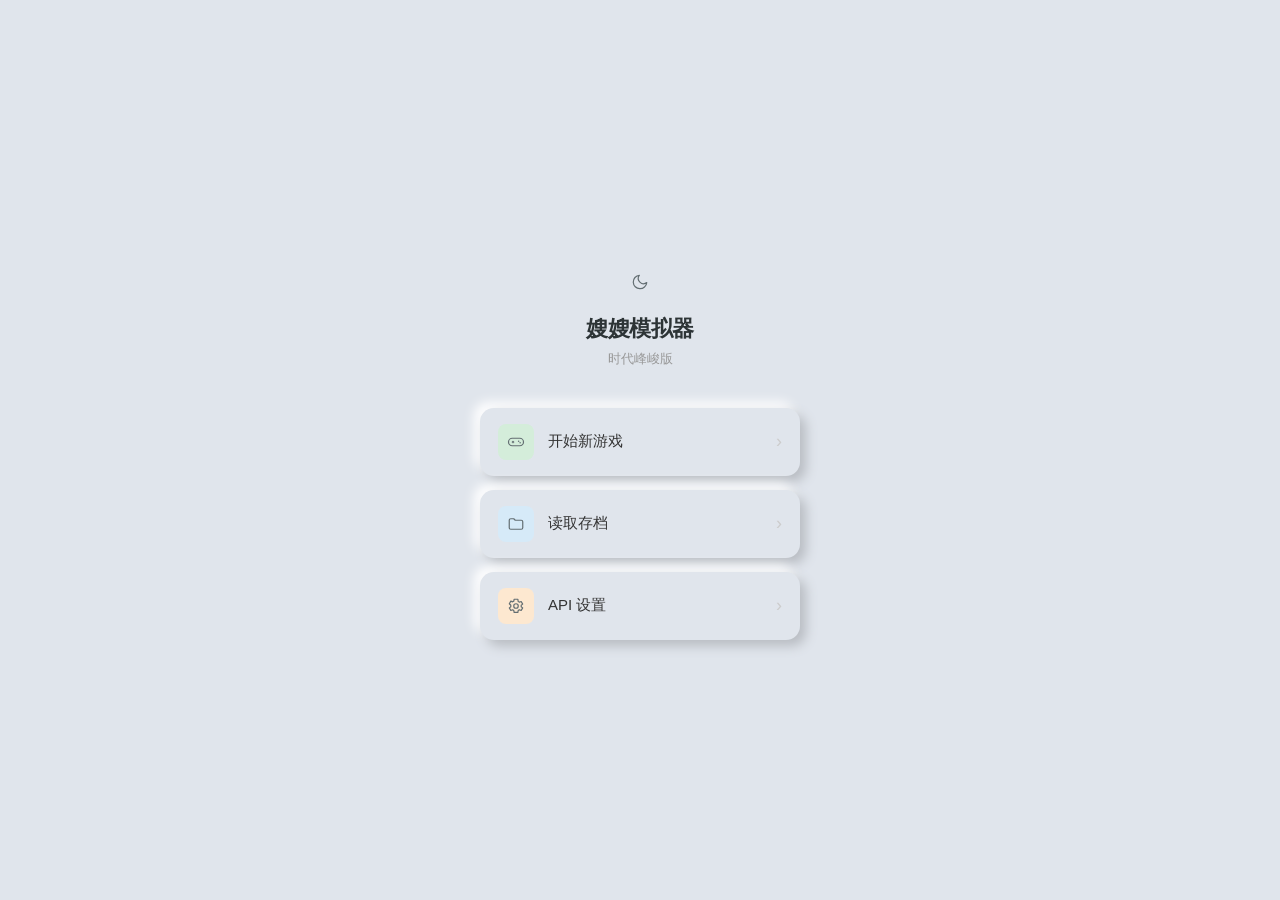
<file: index.html>
<!DOCTYPE html>
<html lang="zh-CN">

<head>
    <meta charset="UTF-8">
    <meta name="viewport" content="width=device-width, initial-scale=1.0">
    <title>嫂嫂模拟器 · 时代峰峻版</title>
    <!-- 引入游戏外部样式表 -->
    <link rel="stylesheet" href="css/game.css">
</head>

<body>

    <!-- 首页 -->
    <div class="page active" id="page-home">
        <div class="home-content">
            <div class="home-logo">
                <div class="home-logo-icon"><svg width="18" height="18" viewBox="0 0 24 24" fill="none">
                        <path d="M21 12.8A9 9 0 1 1 11.2 3a7 7 0 0 0 9.8 9.8z" stroke="currentColor" stroke-width="1.6"
                            stroke-linejoin="round" />
                    </svg></div>
                <div class="home-logo-title">嫂嫂模拟器</div>
                <div class="home-logo-sub">时代峰峻版</div>
            </div>
            <div class="home-btn" onclick="checkApiAndStart()">
                <div class="home-btn-icon green"><svg width="18" height="18" viewBox="0 0 24 24" fill="none">
                        <rect x="2" y="7" width="20" height="10" rx="5" stroke="currentColor" stroke-width="1.6" />
                        <line x1="7" y1="12" x2="9" y2="12" stroke="currentColor" stroke-width="1.6"
                            stroke-linecap="round" />
                        <line x1="8" y1="11" x2="8" y2="13" stroke="currentColor" stroke-width="1.6"
                            stroke-linecap="round" />
                        <circle cx="15.5" cy="11" r="1" fill="currentColor" />
                        <circle cx="17.5" cy="13" r="1" fill="currentColor" />
                    </svg></div>
                <span class="home-btn-text">开始新游戏</span>
                <span class="home-btn-arrow">›</span>
            </div>
            <div class="home-btn" onclick="navTo('page-save')">
                <div class="home-btn-icon blue"><svg width="18" height="18" viewBox="0 0 24 24" fill="none">
                        <path d="M3 7a2 2 0 0 1 2-2h4l2 2h8a2 2 0 0 1 2 2v8a2 2 0 0 1-2 2H5a2 2 0 0 1-2-2V7z"
                            stroke="currentColor" stroke-width="1.6" stroke-linejoin="round" />
                    </svg></div>
                <span class="home-btn-text">读取存档</span>
                <span class="home-btn-arrow">›</span>
            </div>
            <div class="home-btn" onclick="navTo('page-api')">
                <div class="home-btn-icon orange"><svg width="18" height="18" viewBox="0 0 24 24" fill="none">
                        <circle cx="12" cy="12" r="3" stroke="currentColor" stroke-width="1.6" />
                        <path
                            d="M19 12a7 7 0 0 0-.1-1l2-1.5-2-3.5-2.3 1a7 7 0 0 0-1.7-1L14.5 3h-5l-.4 2.5a7 7 0 0 0-1.7 1l-2.3-1-2 3.5L5.1 11a7 7 0 0 0 0 2l-2 1.5 2 3.5 2.3-1a7 7 0 0 0 1.7 1l.4 2.5h5l.4-2.5a7 7 0 0 0 1.7-1l2.3 1 2-3.5-2-1.5a7 7 0 0 0 .1-1z"
                            stroke="currentColor" stroke-width="1.6" stroke-linejoin="round" />
                    </svg></div>
                <span class="home-btn-text">API 设置</span>
                <span class="home-btn-arrow">›</span>
            </div>
        </div>
    </div>

    <!-- API配置页 -->
    <div class="page" id="page-api">
        <div class="container">
            <div class="page-header">
                <div class="page-header-back" onclick="navTo('page-home')">
                    <svg width="10" height="18" viewBox="0 0 10 18" fill="none">
                        <path d="M9 1L1 9l8 8" stroke="#000" stroke-width="1.8" stroke-linecap="round"
                            stroke-linejoin="round" />
                    </svg>
                </div>
                <div class="page-header-title">API 设置</div>
            </div>
            <div class="cors-hint"><svg width="16" height="16" viewBox="0 0 24 24" fill="none"
                    style="vertical-align:-2px;margin-right:4px;">
                    <path d="M12 3L2 20h20L12 3z" stroke="currentColor" stroke-width="1.6" stroke-linejoin="round" />
                    <line x1="12" y1="10" x2="12" y2="14" stroke="currentColor" stroke-width="1.6"
                        stroke-linecap="round" />
                    <circle cx="12" cy="17" r="1" fill="currentColor" />
                </svg>请使用支持 CORS 的中转站地址（如 openrouter.ai），直连官网会被浏览器拦截。</div>
            <div class="form-group">
                <label class="label">API 类型</label>
                <div class="radio-group" id="api-type-group">
                    <div class="radio-item active" data-val="openai" onclick="selectApiType(this)">OpenAI 兼容</div>
                    <div class="radio-item" data-val="claude" onclick="selectApiType(this)">Claude</div>
                </div>
            </div>
            <div class="form-group">
                <label class="label">Base URL</label>
                <input class="input-field" id="api-url" placeholder="https://your-proxy.com/v1">
            </div>
            <div class="form-group">
                <label class="label">API Key</label>
                <input class="input-field" id="api-key" type="password" placeholder="sk-...">
            </div>
            <div class="form-group">
                <label class="label">模型名称</label>
                <input class="input-field" id="api-model" placeholder="gpt-4o / deepseek-chat">
            </div>

            <!-- 🌟 新增的流式开关 -->
            <label style="display: flex; align-items: center; margin-top: 10px; font-size: 14px; cursor: pointer;">
                <input type="checkbox" id="api-stream-toggle" checked style="margin-right: 8px;" aria-label="开启流式输出">
                开启流式输出 (打字机效果)
            </label>

            <!-- 🌟 新增的联网搜索开关与密钥 -->
            <div class="divider" style="margin: 15px 0;"></div>
            <label
                style="display: flex; align-items: center; margin-bottom: 10px; font-size: 14px; cursor: pointer; color: #d9534f;">
                <input type="checkbox" id="api-search-toggle" style="margin-right: 8px;" aria-label="开启按需联网搜索">
                开启按需联网搜索 (需填下方密钥)
            </label>
            <div class="form-group" id="search-key-group">
                <label class="label">Tavily Search API Key (去 tavily.com 免费申请)</label>
                <input class="input-field" id="search-key" type="password" placeholder="tvly-...">
            </div>
            <div class="divider" style="margin: 15px 0; margin-bottom: 20px;"></div>

            <button class="btn btn-primary" onclick="saveApiConfig()" style="margin-bottom:10px"><svg width="16"
                    height="16" viewBox="0 0 24 24" fill="none" style="vertical-align:-3px;margin-right:4px;">
                    <path d="M5 3h11l3 3v13a2 2 0 0 1-2 2H5a2 2 0 0 1-2-2V5a2 2 0 0 1 2-2z" stroke="currentColor"
                        stroke-width="1.6" stroke-linejoin="round" />
                    <path d="M8 3v5h7V3M8 21v-7h8v7" stroke="currentColor" stroke-width="1.6" stroke-linejoin="round" />
                </svg>保存配置</button>
            <button class="btn btn-secondary" onclick="testApi()" style="margin-bottom:10px"><svg width="16" height="16"
                    viewBox="0 0 24 24" fill="none" style="vertical-align:-3px;margin-right:4px;">
                    <path d="M10 13a5 5 0 0 0 7 0l3-3a5 5 0 0 0-7-7l-1 1" stroke="currentColor" stroke-width="1.6"
                        stroke-linecap="round" />
                    <path d="M14 11a5 5 0 0 0-7 0l-3 3a5 5 0 0 0 7 7l1-1" stroke="currentColor" stroke-width="1.6"
                        stroke-linecap="round" />
                </svg>测试连接</button>
            <div class="test-result" id="test-result"></div>
        </div>
    </div>

    <!-- 角色设定页 -->
    <div class="page" id="page-character">
        <div class="container">
            <div class="page-header">
                <div class="page-header-back" onclick="navTo('page-home')">
                    <svg width="10" height="18" viewBox="0 0 10 18" fill="none">
                        <path d="M9 1L1 9l8 8" stroke="#000" stroke-width="1.8" stroke-linecap="round"
                            stroke-linejoin="round" />
                    </svg>
                </div>
                <div class="page-header-title">角色设定</div>
            </div>

            <!-- ★ 步骤指示器 -->
            <div class="step-indicator" id="step-indicator">
                <div class="step-dot active" data-step="1"><span class="step-num">①</span><span
                        class="step-txt">我的人设</span></div>
                <div class="step-line"></div>
                <div class="step-dot" data-step="2"><span class="step-num">②</span><span class="step-txt">攻略对象</span>
                </div>
                <div class="step-line"></div>
                <div class="step-dot" data-step="3"><span class="step-num">③</span><span class="step-txt">生成开局</span>
                </div>
            </div>

            <!-- ══ 第 1 步：我的人设 ══ -->
            <div class="wizard-step" id="wizard-step-1">
                <div class="section-title"><svg width="18" height="18" viewBox="0 0 24 24" fill="none"
                        style="vertical-align:-3px;margin-right:4px;">
                        <circle cx="12" cy="8" r="4" stroke="currentColor" stroke-width="1.6" />
                        <path d="M4 21v-1a6 6 0 0 1 6-6h4a6 6 0 0 1 6 6v1" stroke="currentColor" stroke-width="1.6"
                            stroke-linecap="round" />
                    </svg>玩家角色卡</div>
                <div class="tab-bar" id="player-tabs">
                    <div class="tab-item active" onclick="switchPlayerTab('quick')"><svg width="15" height="15"
                            viewBox="0 0 24 24" fill="none" style="vertical-align:-2px;margin-right:3px;">
                            <path d="M12 3l1.8 5.2L19 10l-5.2 1.8L12 17l-1.8-5.2L5 10l5.2-1.8L12 3z"
                                stroke="currentColor" stroke-width="1.6" stroke-linejoin="round" />
                        </svg>快速创建</div>
                    <div class="tab-item" onclick="switchPlayerTab('paste')"><svg width="15" height="15"
                            viewBox="0 0 24 24" fill="none" style="vertical-align:-2px;margin-right:3px;">
                            <rect x="6" y="4" width="12" height="16" rx="2" stroke="currentColor" stroke-width="1.6" />
                            <path d="M9 4V3h6v1" stroke="currentColor" stroke-width="1.6" stroke-linejoin="round" />
                            <line x1="9" y1="10" x2="15" y2="10" stroke="currentColor" stroke-width="1.6"
                                stroke-linecap="round" />
                            <line x1="9" y1="14" x2="15" y2="14" stroke="currentColor" stroke-width="1.6"
                                stroke-linecap="round" />
                        </svg>粘贴导入</div>
                </div>

                <div id="player-tab-quick">
                    <div style="display:flex; gap:10px;">
                        <div class="form-group" style="flex:1;">
                            <label class="label">姓名</label>
                            <input class="input-field" id="char-name" placeholder="你的角色名" />
                        </div>
                        <div class="form-group" style="width:80px;">
                            <label class="label">年龄</label>
                            <input class="input-field" id="char-age" type="number" placeholder="22" />
                        </div>
                        <div class="form-group" style="width:100px;">
                            <label class="label">年份</label>
                            <input class="input-field" id="char-year" type="number" placeholder="2026" />
                        </div>
                    </div>

                    <div class="form-group" style="margin-top:10px;">
                        <label class="label"><svg width="15" height="15" viewBox="0 0 24 24" fill="none"
                                style="vertical-align:-2px;margin-right:3px;">
                                <path
                                    d="M9 18h6M10 21h4M12 3a6 6 0 0 1 4 10.5c-.6.6-1 1.3-1 2.1H9c0-.8-.4-1.5-1-2.1A6 6 0 0 1 12 3z"
                                    stroke="currentColor" stroke-width="1.6" stroke-linejoin="round" />
                            </svg>一句话人设 / 自定义补充 (自由发挥，AI优先参考)</label>
                        <textarea class="input-field" id="char-custom" rows="3"
                            placeholder="不想选下方的菜单？直接在这里写！例如：21岁中传学生，搞笑女E人，家境普通但心气高。AI会优先根据这段话来扩写！"></textarea>
                    </div>

                    <div class="form-group">
                        <label class="label">职业身份 (可下拉选择，也可自由打字)</label>
                        <input class="input-field" id="char-job" onfocus="this.select()" list="job-list"
                            placeholder="请选择或输入(如：修空调的杀手)...">
                        <datalist id="job-list">
                            <option value="高校学生（传媒/艺术/普通专业）">
                            <option value="时代峰峻工作人员（企划/经纪/宣传等）">
                            <option value="练习生">
                            <option value="出道艺人">
                            <option value="娱乐记者/媒体人">
                            <option value="品牌公关/时尚行业">
                            <option value="普通上班族（非娱乐行业）">
                            <option value="自由职业">
                        </datalist>
                    </div>

                    <div class="form-group">
                        <label class="label">外貌特征 (可下拉选择，也可自由打字)</label>
                        <input class="input-field" id="char-look" onfocus="this.select()" list="look-list"
                            placeholder="请选择或输入...">
                        <datalist id="look-list">
                            <option value="明艳甜妹，笑起来杀伤力很大">
                            <option value="清冷御姐，不笑让人不敢靠近">
                            <option value="邻家少年感，干净清爽">
                            <option value="温柔知性，书卷气">
                            <option value="浓颜系，五官立体有攻击性">
                            <option value="淡颜系，耐看舒服">
                        </datalist>
                    </div>

                    <div class="form-group" style="margin-top:10px;">
                        <label class="label"><svg width="15" height="15" viewBox="0 0 24 24" fill="none"
                                style="vertical-align:-2px;margin-right:3px;">
                                <circle cx="12" cy="12" r="9" stroke="currentColor" stroke-width="1.6" />
                                <path d="M8 12h8" stroke="currentColor" stroke-width="1.6" stroke-linecap="round" />
                                <path d="M9.5 9.5c.8-.7 4.2-.7 5 0" stroke="currentColor" stroke-width="1.4"
                                    stroke-linecap="round" />
                            </svg>隐藏暗线与秘密 (选填，AI将生成专属暴露危机)</label>
                        <textarea class="input-field" id="char-secret" rows="2"
                            placeholder="例如：其实是私生饭/有多个小号的职黑/掌握高层黑料..."></textarea>
                    </div>

                    <div class="section-title" style="margin-top:20px; font-size:14px;"><svg width="16" height="16"
                            viewBox="0 0 24 24" fill="none" style="vertical-align:-3px;margin-right:4px;">
                            <path d="M3 5h8v6a4 4 0 0 1-8 0V5z" stroke="currentColor" stroke-width="1.6"
                                stroke-linejoin="round" />
                            <path d="M13 5h8v6a4 4 0 0 1-8 0V5z" stroke="currentColor" stroke-width="1.6"
                                stroke-linejoin="round" />
                        </svg>性格维度分析</div>
                    <div style="display:grid; grid-template-columns: 1fr 1fr; gap:10px;">
                        <input class="input-field" id="char-soc" onfocus="this.select()" list="soc-list"
                            placeholder="社交倾向" style="font-size:13px;">
                        <datalist id="soc-list">
                            <option value="外向充电">
                            <option value="内向独处">
                            <option value="外热内冷">
                            <option value="外冷内热">
                        </datalist>

                        <input class="input-field" id="char-dec" onfocus="this.select()" list="dec-list"
                            placeholder="决策模式" style="font-size:13px;">
                        <datalist id="dec-list">
                            <option value="理性主导">
                            <option value="感性驱动">
                            <option value="恋爱脑">
                            <option value="冲动派">
                        </datalist>

                        <input class="input-field" id="char-fam" onfocus="this.select()" list="fam-list"
                            placeholder="家庭经济" style="font-size:13px;">
                        <datalist id="fam-list">
                            <option value="普通工薪">
                            <option value="小康中产">
                            <option value="富裕家庭">
                            <option value="财阀千金">
                            <option value="单亲困难">
                        </datalist>

                        <input class="input-field" id="char-lview" onfocus="this.select()" list="lview-list"
                            placeholder="恋爱观" style="font-size:13px;">
                        <datalist id="lview-list">
                            <option value="享受地下恋">
                            <option value="绝不地下">
                            <option value="海王嘴硬">
                            <option value="双标护短">
                        </datalist>
                    </div>
                </div>

                <div id="player-tab-paste" style="display:none">
                    <div class="form-group">
                        <label class="label">粘贴你的角色卡</label>
                        <textarea class="input-field" id="player-card-paste" rows="10"></textarea>
                    </div>
                </div>

                <div class="wizard-nav">
                    <button class="btn btn-primary" onclick="goStep(2)">下一步 →</button>
                </div>
            </div>

            <!-- ══ 第 2 步：攻略对象 ══ -->
            <div class="wizard-step" id="wizard-step-2" style="display:none;">
                <div class="section-title"><svg width="16" height="16" viewBox="0 0 24 24" fill="none"
                        style="vertical-align:-3px;margin-right:4px;">
                        <path d="M12 21s-8-5.5-8-11a4.5 4.5 0 0 1 8-2.9A4.5 4.5 0 0 1 20 10c0 5.5-8 11-8 11z"
                            fill="currentColor" stroke="currentColor" stroke-width="1.6" stroke-linejoin="round" />
                    </svg>攻略对象卡</div>
                <div id="target-cards-container">
                    <div class="target-card" data-index="0">
                        <div class="target-card-header">
                            <span class="target-card-label"><svg width="14" height="14" viewBox="0 0 24 24" fill="none"
                                    style="vertical-align:-2px;margin-right:3px;">
                                    <path
                                        d="M12 21s-8-5.5-8-11a4.5 4.5 0 0 1 8-2.9A4.5 4.5 0 0 1 20 10c0 5.5-8 11-8 11z"
                                        fill="currentColor" stroke="currentColor" stroke-width="1.6"
                                        stroke-linejoin="round" />
                                </svg>攻略对象 1</span>
                        </div>
                        <textarea class="input-field target-textarea" rows="4" placeholder="粘贴攻略对象人设卡..."></textarea>
                        <div class="form-group" style="margin-top:10px;">
                            <label class="label">你与 TA 的初始关系</label>
                            <input class="input-field target-rel" onfocus="this.select()" list="rel-list"
                                placeholder="请选择或自由输入...">
                            <datalist id="rel-list">
                                <option value="陌生人（完全不认识）">
                                <option value="单向认知（粉丝/路人）">
                                <option value="点头之交（眼熟）">
                                <option value="工作关系（同事/合作）">
                                <option value="私交好友">
                                <option value="破镜重圆（前任）">
                            </datalist>
                        </div>
                    </div>
                </div>
                <div class="add-target-btn" onclick="addTargetCard()">＋ 添加更多攻略对象</div>

                <div class="divider"></div>
                <div class="form-group">
                    <label class="label">叙事偏好</label>
                    <select class="input-field" id="narrative-pref" aria-label="叙事偏好">
                        <option value="balanced">平衡（甜虐交替）</option>
                        <option value="sweet">偏甜</option>
                        <option value="angst">偏虐</option>
                        <option value="realistic">偏现实</option>
                    </select>
                </div>

                <div class="wizard-nav">
                    <button class="btn btn-secondary" onclick="goStep(1)">← 上一步</button>
                    <button class="btn btn-primary" onclick="goStep(3)">下一步 →</button>
                </div>
            </div>

            <!-- ══ 第 3 步：生成人设 & 开局 ══ -->
            <div class="wizard-step" id="wizard-step-3" style="display:none;">
                <div class="section-title"><svg width="16" height="16" viewBox="0 0 24 24" fill="none"
                        style="vertical-align:-3px;margin-right:4px;">
                        <path d="M12 3l1.8 5.2L19 10l-5.2 1.8L12 17l-1.8-5.2L5 10l5.2-1.8L12 3z" stroke="currentColor"
                            stroke-width="1.6" stroke-linejoin="round" />
                    </svg>生成我的人设</div>
                <p style="font-size:13px; color:#888; line-height:1.6; margin-bottom:12px;">
                    点击下方按钮，AI 会根据第 1 步的信息扩写出完整人设卡。生成后可在文本框内自由修改，满意后点「开始游戏」正式开局。
                </p>
                <button class="btn btn-secondary" onclick="generatePlayerCard()"><svg width="16" height="16"
                        viewBox="0 0 24 24" fill="none" style="vertical-align:-3px;margin-right:4px;">
                        <path d="M12 3l1.8 5.2L19 10l-5.2 1.8L12 17l-1.8-5.2L5 10l5.2-1.8L12 3z" stroke="currentColor"
                            stroke-width="1.6" stroke-linejoin="round" />
                    </svg>用 AI 扩写丰满人设卡</button>
                <div class="generated-card" id="gen-card-area" style="display:none; margin-top:15px;">
                    <textarea class="input-field" id="player-card-result" rows="14"
                        style="font-size:13px; line-height:1.6;"></textarea>
                </div>

                <div class="wizard-nav">
                    <button class="btn btn-secondary" onclick="goStep(2)">← 上一步</button>
                    <button class="btn btn-primary" onclick="startGame()"><svg width="16" height="16"
                            viewBox="0 0 24 24" fill="none" style="vertical-align:-3px;margin-right:4px;">
                            <rect x="3" y="5" width="18" height="14" rx="2" stroke="currentColor" stroke-width="1.6" />
                            <path d="M3 9h18M7 5L5 9M12 5l-2 4M17 5l-2 4" stroke="currentColor" stroke-width="1.4" />
                        </svg>开始游戏</button>
                </div>
                <div style="height:30px"></div>
            </div>
        </div>
    </div>

    <!-- 游戏主界面 -->
    <div class="page" id="page-game">
        <div class="game-topbar">
            <div class="game-topbar-left" style="min-width:0;overflow:hidden;white-space:nowrap;">
                <span class="game-round" id="game-round">第1回合</span>
                <span class="game-time-tag" id="game-time"
                    style="white-space:nowrap;overflow:hidden;text-overflow:ellipsis;max-width:50vw;display:inline-block;vertical-align:middle;">Day1
                    · 上午</span>
            </div>
            <div class="game-topbar-right">
                <button class="game-topbar-btn" onclick="openHistory()" aria-label="查看历史记录"><svg width="18" height="18"
                        viewBox="0 0 24 24" fill="none">
                        <path d="M4 5a2 2 0 0 1 2-2h9l5 5v11a2 2 0 0 1-2 2H6a2 2 0 0 1-2-2V5z" stroke="currentColor"
                            stroke-width="1.6" stroke-linejoin="round" />
                        <path d="M8 8h6M8 12h8M8 16h5" stroke="currentColor" stroke-width="1.6"
                            stroke-linecap="round" />
                    </svg></button>
                <button class="game-topbar-btn" onclick="navTo('page-save')" aria-label="存档管理"><svg width="18"
                        height="18" viewBox="0 0 24 24" fill="none">
                        <path d="M5 3h11l3 3v13a2 2 0 0 1-2 2H5a2 2 0 0 1-2-2V5a2 2 0 0 1 2-2z" stroke="currentColor"
                            stroke-width="1.6" stroke-linejoin="round" />
                        <path d="M8 3v5h7V3M8 21v-7h8v7" stroke="currentColor" stroke-width="1.6"
                            stroke-linejoin="round" />
                    </svg></button>
                <button class="game-topbar-btn" onclick="confirmGoHome()" aria-label="返回主页"><svg width="18" height="18"
                        viewBox="0 0 24 24" fill="none">
                        <path d="M4 12l8-7 8 7" stroke="currentColor" stroke-width="1.6" stroke-linecap="round"
                            stroke-linejoin="round" />
                        <path d="M6 10.5V19a1 1 0 0 0 1 1h3.5v-4h3v4H17a1 1 0 0 0 1-1v-8.5" stroke="currentColor"
                            stroke-width="1.6" stroke-linecap="round" stroke-linejoin="round" />
                    </svg></button>
            </div>
        </div>

        <div class="game-scroll" id="game-scroll">
            <div class="game-status" id="game-status">
                <div class="status-row"><span class="status-label"><svg width="14" height="14" viewBox="0 0 24 24"
                            fill="none" style="vertical-align:-2px;margin-right:3px;">
                            <path d="M12 22s7-6.5 7-12a7 7 0 1 0-14 0c0 5.5 7 12 7 12z" stroke="currentColor"
                                stroke-width="1.6" stroke-linejoin="round" />
                            <circle cx="12" cy="10" r="2.5" stroke="currentColor" stroke-width="1.6" />
                        </svg>地点</span><span class="status-value" id="st-location">未知</span></div>
                <div class="status-row"><span class="status-label"><svg width="14" height="14" viewBox="0 0 24 24"
                            fill="none" style="vertical-align:-2px;margin-right:3px;">
                            <path d="M3 11v2a1 1 0 0 0 1 1h3l5 4V6L7 10H4a1 1 0 0 0-1 1z" stroke="currentColor"
                                stroke-width="1.6" stroke-linejoin="round" />
                            <path d="M16 8a5 5 0 0 1 0 8" stroke="currentColor" stroke-width="1.6"
                                stroke-linecap="round" />
                        </svg>舆论</span><span class="status-value" id="st-reputation">隐形</span></div>
                <div id="st-affections"></div>
            </div>

            <div class="game-narrative" id="game-narrative">
                <div class="loading-wrap">
                    <div class="loading-dots"><span></span><span></span><span></span></div>
                    <div class="loading-text">正在生成剧情...</div>
                </div>
            </div>
            <div class="game-choices" id="game-choices"></div>
        </div>

        <div class="game-input-bar">
            <input type="text" id="game-input" placeholder="自由输入你想做的事..."
                onkeydown="if(event.key==='Enter')sendPlayerInput()">
            <button id="game-send-btn" onclick="sendPlayerInput()" aria-label="发送">发送</button>
        </div>
    </div>

    <!-- 存档页 -->
    <div class="page" id="page-save">
        <div class="container">
            <div class="page-header">
                <div class="page-header-back" onclick="goBackFromSave()"><svg width="10" height="18" viewBox="0 0 10 18"
                        fill="none">
                        <path d="M9 1L1 9l8 8" stroke="#000" stroke-width="1.8" stroke-linecap="round"
                            stroke-linejoin="round" />
                    </svg></div>
                <div class="page-header-title">存档管理</div>
            </div>
            <div class="section-title"><svg width="15" height="15" viewBox="0 0 24 24" fill="none"
                    style="vertical-align:-2px;margin-right:4px;">
                    <path d="M9 3h6l-1 6 4 3v2H6v-2l4-3-1-6z" stroke="currentColor" stroke-width="1.6"
                        stroke-linejoin="round" />
                    <line x1="12" y1="14" x2="12" y2="21" stroke="currentColor" stroke-width="1.6"
                        stroke-linecap="round" />
                </svg>自动存档</div>
            <div class="save-slot" id="auto-save-slot">
                <div class="save-slot-empty">暂无</div>
            </div>
            <button class="btn btn-secondary" onclick="loadSave('auto')" style="margin-bottom:20px">读取自动存档</button>

            <div class="section-title"><svg width="15" height="15" viewBox="0 0 24 24" fill="none"
                    style="vertical-align:-2px;margin-right:4px;">
                    <path d="M3 7a2 2 0 0 1 2-2h4l2 2h8a2 2 0 0 1 2 2v8a2 2 0 0 1-2 2H5a2 2 0 0 1-2-2V7z"
                        stroke="currentColor" stroke-width="1.6" stroke-linejoin="round" />
                    <path d="M3 11h18" stroke="currentColor" stroke-width="1.4" />
                </svg>手动存档</div>
            <div id="manual-save-slots"></div>

            <div class="divider"></div>
            <button class="btn btn-secondary" onclick="exportSave()" style="margin-bottom:10px"><svg width="16"
                    height="16" viewBox="0 0 24 24" fill="none" style="vertical-align:-3px;margin-right:4px;">
                    <path d="M12 15V3M8 7l4-4 4 4" stroke="currentColor" stroke-width="1.6" stroke-linecap="round"
                        stroke-linejoin="round" />
                    <path d="M4 15v4a2 2 0 0 0 2 2h12a2 2 0 0 0 2-2v-4" stroke="currentColor" stroke-width="1.6"
                        stroke-linecap="round" />
                </svg>导出存档JSON</button>
            <button class="btn btn-secondary" onclick="document.getElementById('import-file').click()"><svg width="16"
                    height="16" viewBox="0 0 24 24" fill="none" style="vertical-align:-3px;margin-right:4px;">
                    <path d="M12 3v12M8 11l4 4 4-4" stroke="currentColor" stroke-width="1.6" stroke-linecap="round"
                        stroke-linejoin="round" />
                    <path d="M4 15v4a2 2 0 0 0 2 2h12a2 2 0 0 0 2-2v-4" stroke="currentColor" stroke-width="1.6"
                        stroke-linecap="round" />
                </svg>导入存档JSON</button>
            <input type="file" id="import-file" accept=".json" style="display:none" onchange="importSave(event)"
                aria-label="导入存档文件">
            <div style="height:30px"></div>
        </div>
    </div>

    <!-- 📱 手机Tab内容（常驻，不再浮窗遮挡）-->
    <div class="tab-pane" id="tab-phone" style="display:none;">
        <div class="phone-frame-embed">
            <iframe id="phone-iframe" src="about:blank" title="手机系统"></iframe>
        </div>
    </div>

    <!-- 📊 数值Tab内容 -->
    <div class="tab-pane" id="tab-values" style="display:none;">
        <div class="values-wrap" id="values-wrap"></div>
    </div>

    <!-- ⬇️ 底部常驻三Tab导航栏 -->
    <div class="bottom-tabbar" id="bottom-tabbar" style="display:none;">
        <div class="tab-btn active" data-tab="story" onclick="switchTab('story')">
            <span class="tab-ic"><svg width="22" height="22" viewBox="0 0 24 24" fill="none">
                    <path d="M4 5a2 2 0 0 1 2-2h5v16H6a2 2 0 0 0-2 2V5z" stroke="currentColor" stroke-width="1.5"
                        stroke-linejoin="round" />
                    <path d="M20 5a2 2 0 0 0-2-2h-5v16h5a2 2 0 0 1 2 2V5z" stroke="currentColor" stroke-width="1.5"
                        stroke-linejoin="round" />
                </svg></span><span>剧情</span>
        </div>
        <div class="tab-btn" data-tab="phone" onclick="switchTab('phone')">
            <span class="tab-ic"><svg width="22" height="22" viewBox="0 0 24 24" fill="none">
                    <rect x="7" y="2" width="10" height="20" rx="2.5" stroke="currentColor" stroke-width="1.5" />
                    <line x1="10.5" y1="18.5" x2="13.5" y2="18.5" stroke="currentColor" stroke-width="1.5"
                        stroke-linecap="round" />
                </svg></span><span>手机</span>
            <span class="tab-badge" id="phone-badge" style="display:none;">0</span>
        </div>
        <div class="tab-btn" data-tab="values" onclick="switchTab('values')">
            <span class="tab-ic"><svg width="22" height="22" viewBox="0 0 24 24" fill="none">
                    <path d="M4 20V10M10 20V4M16 20v-7M22 20H2" stroke="currentColor" stroke-width="1.5"
                        stroke-linecap="round" stroke-linejoin="round" />
                </svg></span><span>数值</span>
        </div>
    </div>

    <div class="history-mask" id="history-mask" onclick="closeHistory()"></div>
    <div class="history-panel" id="history-panel">
        <div class="history-close" onclick="closeHistory()">← 关闭</div>
        <div class="section-title"><svg width="16" height="16" viewBox="0 0 24 24" fill="none"
                style="vertical-align:-3px;margin-right:4px;">
                <path d="M4 5a2 2 0 0 1 2-2h9l5 5v11a2 2 0 0 1-2 2H6a2 2 0 0 1-2-2V5z" stroke="currentColor"
                    stroke-width="1.6" stroke-linejoin="round" />
                <path d="M8 8h6M8 12h8M8 16h5" stroke="currentColor" stroke-width="1.6" stroke-linecap="round" />
            </svg>历史记录</div>
        <div id="history-list"></div>
    </div>

    <div class="toast" id="toast"></div>

    <!-- 引入游戏大脑脚本 -->
    <script src="js_game/db_npc.js"></script>
    <script src="js_game/prompts/prompt_core.js"></script>
    <script src="js_game/prompts/prompt_narrative.js"></script>
    <script src="js_game/prompts/prompt_format.js"></script>
    <script src="js_game/prompts/prompt_opinion.js"></script>
    <script src="js_game/prompts/prompt_crisis.js"></script>
    <script src="js_game/prompts/prompt_intimacy.js"></script>
    <script src="js_game/prompts/prompt_random.js"></script>
    <script src="js_game/prompts/prompt_npc.js"></script>
    <script src="js_game/db_knowledge.js"></script>
    <script src="js_game/api.js"></script>
    <script src="js_game/save.js"></script>
    <script src="js_game/main_story.js"></script>

</body>

</html>
</file>
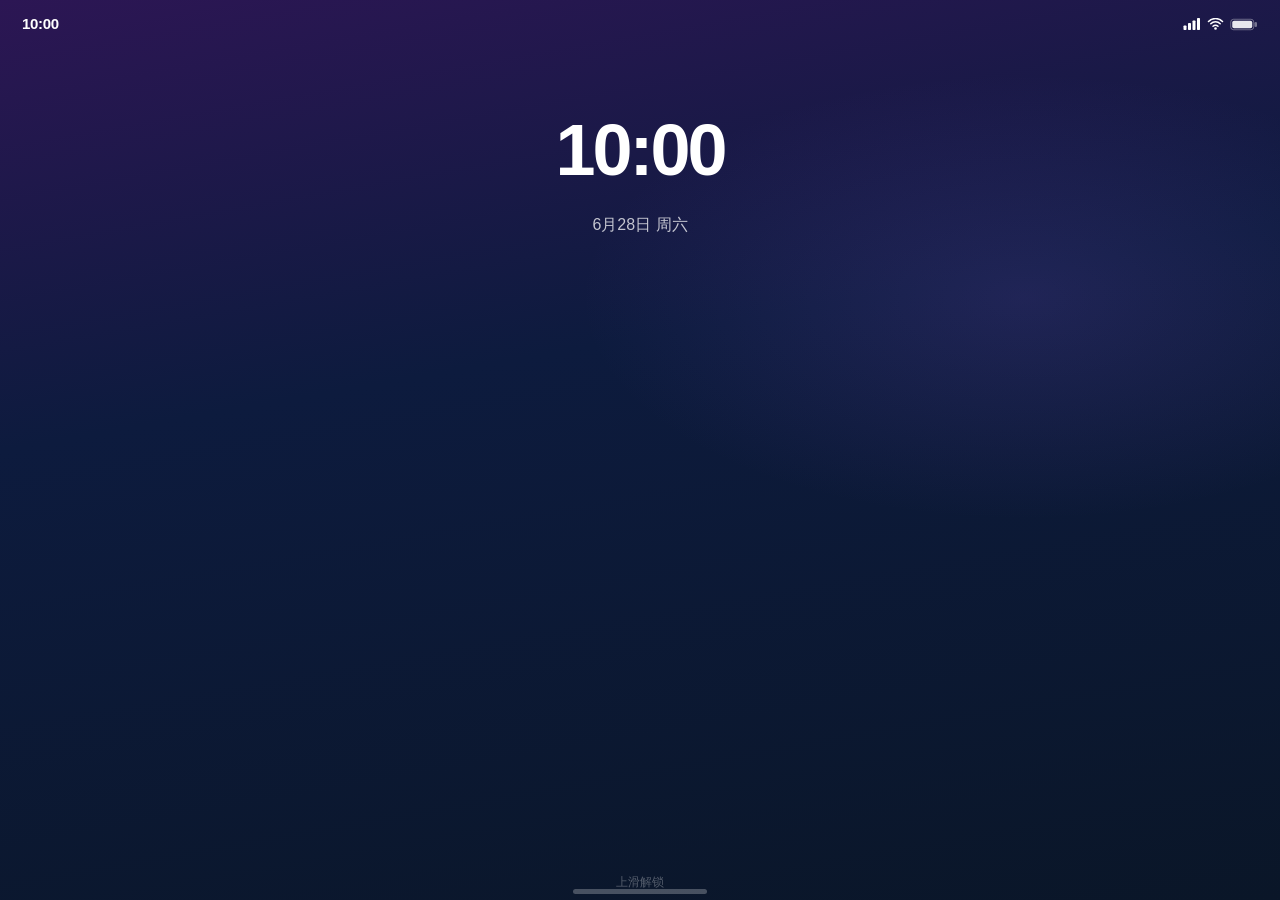
<file: phone.html>
<!DOCTYPE html>
<html lang="zh-CN">

<head>
    <meta charset="UTF-8">
    <meta name="viewport" content="width=device-width, initial-scale=1.0">
    <title>嫂嫂模拟器 · 手机系统</title>
    <meta name="theme-color" content="#000">
    <meta name="apple-mobile-web-app-capable" content="yes">
    <meta name="apple-mobile-web-app-status-bar-style" content="black-translucent">

    <!-- 新增：腾讯 WeUI CSS -->
    <link rel="stylesheet" href="lib/css/weui.min.css">
    <link rel="stylesheet" href="css/phone.css">
</head>

<body>
    <div class="phone">
        <!-- 状态栏 -->
        <div class="statusbar light" id="statusbar">
            <span class="statusbar-time" id="statusbar-time">14:30</span>
            <div class="statusbar-right">
                <svg width="18" height="12" viewBox="0 0 18 12">
                    <rect class="sig-fill" x="0.5" y="7.5" width="3" height="4.5" rx="0.7" />
                    <rect class="sig-fill" x="5" y="5" width="3" height="7" rx="0.7" />
                    <rect class="sig-fill" x="9.5" y="2.5" width="3" height="9.5" rx="0.7" />
                    <rect class="sig-fill" x="14" y="0" width="3" height="12" rx="0.7" />
                </svg>
                <svg width="17" height="12" viewBox="0 0 17 12">
                    <circle class="wifi-d" cx="8.5" cy="10.5" r="1.3" />
                    <path class="wifi-s" d="M6 8.2a3.5 3.5 0 0 1 5 0" stroke-width="1.5" fill="none"
                        stroke-linecap="round" />
                    <path class="wifi-s" d="M3.8 5.8a6.5 6.5 0 0 1 9.4 0" stroke-width="1.5" fill="none"
                        stroke-linecap="round" />
                    <path class="wifi-s" d="M1.5 3.5a9.8 9.8 0 0 1 14 0" stroke-width="1.5" fill="none"
                        stroke-linecap="round" />
                </svg>
                <svg width="28" height="13" viewBox="0 0 28 13">
                    <rect class="bat-o" x="0.75" y="1.25" width="23" height="10.5" rx="2.8" stroke-width="1" />
                    <rect class="bat-c" x="24.5" y="4" width="2.5" height="5" rx="1.2" />
                    <rect class="bat-l" x="2.25" y="2.75" width="20" height="7.5" rx="1.8" opacity="0.9" />
                </svg>
            </div>
        </div>
        <div class="home-bar light" id="home-bar" onclick="goDesktop()"></div>

        <!-- 锁屏 -->
        <div class="screen active" id="screen-lock">
            <div class="lock-bg"></div>
            <div class="lock-content">
                <div class="lock-time-section">
                    <div class="lock-time" id="lock-time">14:30</div>
                    <div class="lock-date" id="lock-date">6月28日 周六</div>
                </div>
                <div class="lock-notifications" id="lock-notifications"></div>
                <div class="lock-hint">上滑解锁</div>
            </div>
            <!-- 移除全屏onclick层，解锁完全由手势处理 -->
        </div>

        <!-- 桌面 -->
        <div class="screen" id="screen-home">
            <div class="home-bg"></div>
            <div class="home-content">
                <div class="home-pages-wrap">
                    <div class="home-pages">
                        <div class="home-page">
                            <div class="home-grid">
                                <div class="app-item" role="button" aria-label="打开微信" onclick="openApp('wechat')">
                                    <div class="app-icon ic-wx"><svg width="28" height="28" viewBox="0 0 24 24"
                                            fill="none">
                                            <path
                                                d="M8.5 7C5.5 7 3 9 3 11.5c0 1.4.8 2.6 2 3.4l-.5 2 2.2-1.1c.6.2 1.2.2 1.8.2"
                                                stroke="#fff" stroke-width="1.4" stroke-linecap="round" />
                                            <path
                                                d="M15.5 9c-3.3 0-6 2.2-6 5s2.7 5 6 5c.7 0 1.4-.1 2-.3l2.5 1.3-.6-2.2c1.3-.9 2.1-2.2 2.1-3.8 0-2.8-2.7-5-6-5z"
                                                stroke="#fff" stroke-width="1.4" stroke-linecap="round" />
                                        </svg></div>
                                    <div class="app-badge" id="badge-wechat" style="display:none">0</div><span
                                        class="app-name">微信</span>
                                </div>
                                <div class="app-item" role="button" aria-label="打开微博" onclick="openApp('weibo')">
                                    <div class="app-icon ic-wb"><svg width="26" height="26" viewBox="0 0 24 24"
                                            fill="none">
                                            <circle cx="12" cy="12" r="8" stroke="#fff" stroke-width="1.4" />
                                            <path d="M8 12c1-3 3-4 4-4s3 1 4 4c-1 3-3 4-4 4s-3-1-4-4z" stroke="#fff"
                                                stroke-width="1.2" />
                                        </svg></div>
                                    <div class="app-badge" id="badge-weibo" style="display:none">0</div><span
                                        class="app-name">微博</span>
                                </div>
                                <div class="app-item" role="button" aria-label="打开豆瓣" onclick="openApp('douban')">
                                    <div class="app-icon ic-db"><svg width="24" height="24" viewBox="0 0 24 24"
                                            fill="none">
                                            <rect x="4" y="4" width="16" height="3" rx="1" stroke="#fff"
                                                stroke-width="1.4" />
                                            <rect x="6" y="9" width="12" height="7" rx="1" stroke="#fff"
                                                stroke-width="1.4" />
                                            <path d="M4 20h16M8 16v4M16 16v4" stroke="#fff" stroke-width="1.4"
                                                stroke-linecap="round" />
                                        </svg></div>
                                    <div class="app-badge" id="badge-douban" style="display:none">0</div><span
                                        class="app-name">豆瓣</span>
                                </div>
                                <div class="app-item" role="button" aria-label="打开抖音" onclick="openApp('douyin')">
                                    <div class="app-icon ic-dy"><svg width="22" height="22" viewBox="0 0 24 24"
                                            fill="none">
                                            <path d="M9 3v12a4 4 0 1 1-2-3.5" stroke="#fff" stroke-width="1.6"
                                                stroke-linecap="round" />
                                            <path d="M9 3c3 0 5 2 5 5" stroke="#25f4ee" stroke-width="1.6"
                                                stroke-linecap="round" />
                                            <path d="M14 8c2 1 4 1 5 0" stroke="#fe2c55" stroke-width="1.6"
                                                stroke-linecap="round" />
                                        </svg></div>
                                    <div class="app-badge" id="badge-douyin" style="display:none">0</div><span
                                        class="app-name">抖音</span>
                                </div>
                                <div class="app-item" role="button" aria-label="打开小红书" onclick="openApp('redbook')">
                                    <div class="app-icon ic-xhs"><svg width="22" height="22" viewBox="0 0 24 24"
                                            fill="none">
                                            <rect x="5" y="3" width="14" height="18" rx="2" stroke="#fff"
                                                stroke-width="1.4" />
                                            <line x1="9" y1="8" x2="15" y2="8" stroke="#fff" stroke-width="1.2"
                                                stroke-linecap="round" />
                                            <line x1="9" y1="11" x2="15" y2="11" stroke="#fff" stroke-width="1.2"
                                                stroke-linecap="round" />
                                            <line x1="9" y1="14" x2="13" y2="14" stroke="#fff" stroke-width="1.2"
                                                stroke-linecap="round" />
                                        </svg></div>
                                    <div class="app-badge" id="badge-redbook" style="display:none">0</div><span
                                        class="app-name">小红书</span>
                                </div>
                                <div class="app-item" role="button" aria-label="打开B站" onclick="openApp('bilibili')">
                                    <div class="app-icon ic-bili"><svg width="26" height="26" viewBox="0 0 24 24"
                                            fill="none">
                                            <rect x="3" y="7" width="18" height="12" rx="3" stroke="#00a1d6"
                                                stroke-width="1.4" />
                                            <path d="M8 5l2 2M16 5l-2 2" stroke="#00a1d6" stroke-width="1.4"
                                                stroke-linecap="round" />
                                            <circle cx="9" cy="13" r="1.2" fill="#00a1d6" />
                                            <circle cx="15" cy="13" r="1.2" fill="#00a1d6" />
                                        </svg></div>
                                    <div class="app-badge" id="badge-bilibili" style="display:none">0</div><span
                                        class="app-name">B站</span>
                                </div>
                                <div class="app-item" role="button" aria-label="打开T-FAMILY"
                                    onclick="openApp('tfamily')">
                                    <div class="app-icon ic-tf"><svg width="22" height="22" viewBox="0 0 24 24"
                                            fill="none">
                                            <path d="M12 3l2 5h5l-4 3 1.5 5L12 13l-4.5 3L9 11l-4-3h5z" stroke="#fff"
                                                stroke-width="1.4" stroke-linejoin="round" />
                                        </svg></div>
                                    <div class="app-badge" id="badge-tfamily" style="display:none">0</div><span
                                        class="app-name">T-FAMILY</span>
                                </div>
                                <div class="app-item" role="button" aria-label="打开信息" onclick="openApp('imessage')">
                                    <div class="app-icon ic-im"><svg width="24" height="24" viewBox="0 0 24 24"
                                            fill="none">
                                            <path
                                                d="M4 6a3 3 0 0 1 3-3h10a3 3 0 0 1 3 3v7a3 3 0 0 1-3 3h-4l-4 3.5V16H7a3 3 0 0 1-3-3V6z"
                                                stroke="#fff" stroke-width="1.4" stroke-linejoin="round" />
                                        </svg></div>
                                    <div class="app-badge" id="badge-imessage" style="display:none">0</div><span
                                        class="app-name">信息</span>
                                </div>

                            </div>
                        </div>
                        <div class="home-page">
                            <div class="home-grid">
                                <div class="app-item" role="button" aria-label="打开相册" onclick="openApp('album')">
                                    <div class="app-icon" style="background:linear-gradient(135deg,#f5af19,#f12711);">
                                        <svg width="22" height="22" viewBox="0 0 24 24" fill="none">
                                            <rect x="3" y="5" width="18" height="14" rx="2" stroke="#fff"
                                                stroke-width="1.4" />
                                            <circle cx="8.5" cy="10.5" r="2" stroke="#fff" stroke-width="1.2" />
                                            <path d="M3 16l5-4 3 2 4-3 6 4" stroke="#fff" stroke-width="1.2"
                                                stroke-linecap="round" stroke-linejoin="round" />
                                        </svg></div><span class="app-name">相册</span>
                                </div>
                                <div class="app-item" role="button" aria-label="打开电话" onclick="openApp('phone')">
                                    <div class="app-icon" style="background:#34c759;"><svg width="22" height="22"
                                            viewBox="0 0 24 24" fill="none">
                                            <path
                                                d="M5 4h4l2 5-2.5 1.5a11 11 0 0 0 5 5L15 13l5 2v4a2 2 0 0 1-2 2A16 16 0 0 1 3 6a2 2 0 0 1 2-2z"
                                                stroke="#fff" stroke-width="1.4" stroke-linejoin="round" />
                                        </svg></div><span class="app-name">电话</span>
                                </div>
                                <div class="app-item" role="button" aria-label="打开备忘录" onclick="openApp('notes')">
                                    <div class="app-icon" style="background:linear-gradient(135deg,#ffecd2,#fcb69f);">
                                        <svg width="22" height="22" viewBox="0 0 24 24" fill="none">
                                            <rect x="5" y="3" width="14" height="18" rx="2" stroke="#8b5e34"
                                                stroke-width="1.3" />
                                            <path d="M8 7h8M8 11h8M8 15h5" stroke="#8b5e34" stroke-width="1.2"
                                                stroke-linecap="round" />
                                        </svg></div><span class="app-name">备忘录</span>
                                </div>
                            </div>
                        </div>
                    </div>
                    <div class="home-page-dots" id="home-page-dots">
                        <span class="dot active"></span>
                        <span class="dot"></span>
                    </div>
                </div>
            </div>
        </div>

        <!-- App 容器 (严格保留原版的 screen-xxx 命名) -->
        <div class="screen" id="screen-wechat"></div>
        <div class="screen" id="screen-weibo"></div>
        <div class="screen" id="screen-douban"></div>
        <div class="screen" id="screen-redbook"></div>
        <div class="screen" id="screen-douyin"></div>
        <div class="screen" id="screen-bilibili"></div>
        <div class="screen" id="screen-tfamily"></div>
        <div class="screen" id="screen-imessage"></div>
        <div id="screen-album" class="screen"></div>
        <div id="screen-phone" class="screen"></div>
        <div id="screen-notes" class="screen"></div>
    </div>

    <!-- 依次引入提取出的各个模块 -->
    <script src="lib/js/weui.min.js"></script>
    <script>if (typeof weui === 'undefined') { console.warn('weui 加载失败，微信弹窗功能将降级'); }</script>
    <script src="js_game/db_npc.js"></script>
    <script src="js_phone/core.js"></script>
    <script>if (typeof IC === 'undefined') { document.body.innerHTML = '<div style="color:#fff;padding:40px;text-align:center;">核心模块加载失败，请检查 js_phone/core.js 是否存在</div>'; }</script>
    <script src="js_phone/app_wechat.js"></script>
    <script src="js_phone/app_weibo.js"></script>
    <script src="js_phone/app_douyin.js"></script>
    <script src="js_phone/app_xhs.js"></script>
    <script src="js_phone/app_douban.js"></script>
    <script src="js_phone/app_bilibili.js"></script>
    <script src="js_phone/app_tfamily.js"></script>
    <script src="js_phone/app_imessage.js"></script>
</body>

</html>
</file>
<file: css/game.css>
* {
  margin: 0;
  padding: 0;
  box-sizing: border-box;
  -webkit-tap-highlight-color: transparent;
}

body {
  font-family: -apple-system, BlinkMacSystemFont, 'SF Pro Display', 'PingFang SC', sans-serif;
  background: #e0e5ec;
  /* neumorphism 基底色 */
  min-height: 100vh;
  color: #636e72;
  /* 正文色 */
  overflow-x: hidden;
}

/* ═══ 通用 ═══ */
.page {
  display: none;
  min-height: 100vh;
  flex-direction: column;
}

.page.active {
  display: flex;
}

.container {
  max-width: 480px;
  margin: 0 auto;
  padding: 0 20px;
  width: 100%;
}

.btn {
  display: block;
  width: 100%;
  padding: 14px;
  border: none;
  border-radius: 12px;
  /* 统一圆角 */
  font-size: 15px;
  font-weight: 500;
  cursor: pointer;
  font-family: inherit;
  transition: all 0.2s ease;
}

.btn:active {
  transform: scale(0.98);
}

.btn-primary {
  background: #2d3436;
  /* 保留深色，避免纯黑 */
  color: #fff;
  box-shadow: 6px 6px 12px #b8bcc2, -6px -6px 12px #ffffff;
}

.btn-primary:hover {
  background: #3d4549;
  box-shadow: 4px 4px 8px #b8bcc2, -4px -4px 8px #ffffff;
}

.btn-primary:active {
  box-shadow: inset 4px 4px 8px #b8bcc2, inset -4px -4px 8px #ffffff;
}

.btn-secondary {
  background: #e0e5ec;
  /* 同底色 */
  color: #2d3436;
  border: none;
  box-shadow: 6px 6px 12px #b8bcc2, -6px -6px 12px #ffffff;
}

.btn-secondary:hover {
  box-shadow: 4px 4px 8px #b8bcc2, -4px -4px 8px #ffffff;
}

.btn-secondary:active {
  box-shadow: inset 4px 4px 8px #b8bcc2, inset -4px -4px 8px #ffffff;
}

.btn-danger {
  background: #e0e5ec;
  color: #ff3b30;
  border: none;
  box-shadow: 6px 6px 12px #b8bcc2, -6px -6px 12px #ffffff;
}

.btn-danger:active {
  box-shadow: inset 4px 4px 8px #b8bcc2, inset -4px -4px 8px #ffffff;
}

.input-field {
  width: 100%;
  padding: 12px 14px;
  border: none;
  /* 去border用阴影 */
  border-radius: 12px;
  font-size: 14px;
  font-family: inherit;
  outline: none;
  color: #2d3436;
  background: #e0e5ec;
  box-shadow: inset 4px 4px 8px #b8bcc2, inset -4px -4px 8px #ffffff;
  transition: all 0.2s ease;
}

.input-field:focus {
  box-shadow: inset 5px 5px 10px #b8bcc2, inset -5px -5px 10px #ffffff;
}

.input-field::placeholder {
  color: #b0b0b0;
}

textarea.input-field {
  min-height: 120px;
  resize: vertical;
  line-height: 1.6;
}

.label {
  font-size: 13px;
  font-weight: 500;
  color: #666;
  margin-bottom: 6px;
  display: block;
}

.hint {
  font-size: 12px;
  color: #999;
  margin-top: 4px;
}

.section-title {
  font-size: 16px;
  font-weight: 600;
  color: #2d3436;
  margin-bottom: 12px;
}

.divider {
  height: 2px;
  background: transparent;
  margin: 16px 0;
  box-shadow: 1px 1px 2px #b8bcc2, -1px -1px 2px #ffffff;
  border-radius: 1px;
}

select.input-field {
  appearance: none;
  background-color: #e0e5ec;
  background-image: url("data:image/svg+xml,%3Csvg xmlns='http://www.w3.org/2000/svg' width='12' height='12' viewBox='0 0 12 12'%3E%3Cpath d='M3 4.5l3 3 3-3' stroke='%23636e72' stroke-width='1.5' fill='none' stroke-linecap='round'/%3E%3C/svg%3E");
  background-repeat: no-repeat;
  background-position: right 12px center;
  padding-right: 32px;
}

.form-group {
  margin-bottom: 16px;
}

/* ═══ 首页 ═══ */
#page-home {
  align-items: center;
  justify-content: center;
}

.home-content {
  text-align: center;
  width: 100%;
  max-width: 360px;
  padding: 40px 20px;
}

.home-logo {
  margin-bottom: 40px;
}

.home-logo-icon {
  font-size: 48px;
  margin-bottom: 12px;
}

.home-logo-title {
  font-size: 22px;
  font-weight: 700;
  color: #2d3436;
  letter-spacing: -0.5px;
}

.home-logo-sub {
  font-size: 13px;
  color: #999;
  margin-top: 6px;
}

.home-btn {
  display: flex;
  align-items: center;
  background: #e0e5ec;
  border: none;
  /* 去border */
  border-radius: 14px;
  padding: 16px 18px;
  margin-bottom: 14px;
  cursor: pointer;
  transition: all 0.2s ease;
  text-decoration: none;
  color: inherit;
  box-shadow: 6px 6px 12px #b8bcc2, -6px -6px 12px #ffffff;
}

.home-btn:hover {
  box-shadow: 4px 4px 8px #b8bcc2, -4px -4px 8px #ffffff;
}

.home-btn:active {
  transform: scale(0.98);
  box-shadow: inset 4px 4px 8px #b8bcc2, inset -4px -4px 8px #ffffff;
}

.home-btn-icon {
  width: 36px;
  height: 36px;
  border-radius: 8px;
  display: flex;
  align-items: center;
  justify-content: center;
  font-size: 18px;
  margin-right: 14px;
  flex-shrink: 0;
}

.home-btn-icon.green {
  background: #d4edda;
}

.home-btn-icon.blue {
  background: #d6eaf8;
}

.home-btn-icon.orange {
  background: #fde8d0;
}

.home-btn-text {
  flex: 1;
  text-align: left;
  font-size: 15px;
  font-weight: 500;
  color: #333;
}

.home-btn-arrow {
  color: #ccc;
  font-size: 18px;
}

/* ═══ API配置 ═══ */
.page-header {
  display: flex;
  align-items: center;
  padding: 16px 0;
  margin-bottom: 8px;
}

.page-header-back {
  cursor: pointer;
  padding: 8px;
  margin-left: -8px;
  display: flex;
  align-items: center;
}

.page-header-back:active {
  opacity: 0.5;
}

.page-header-title {
  flex: 1;
  text-align: center;
  font-size: 17px;
  font-weight: 600;
  color: #2d3436;
  margin-right: 32px;
}

.radio-group {
  display: flex;
  gap: 10px;
}

.radio-item {
  flex: 1;
  padding: 10px 14px;
  border: none;
  border-radius: 12px;
  text-align: center;
  font-size: 13px;
  cursor: pointer;
  transition: all 0.2s ease;
  user-select: none;
  background: #e0e5ec;
  box-shadow: 4px 4px 8px #b8bcc2, -4px -4px 8px #ffffff;
}

.radio-item.active {
  background: #2d3436;
  color: #fff;
  box-shadow: inset 4px 4px 8px #b8bcc2, inset -4px -4px 8px #ffffff;
}

.test-result {
  padding: 10px 14px;
  border-radius: 8px;
  font-size: 13px;
  margin-top: 12px;
  display: none;
}

.test-result.success {
  display: block;
  background: #e8f5e9;
  color: #2e7d32;
}

.test-result.error {
  display: block;
  background: #fce4ec;
  color: #c62828;
}

.cors-hint {
  background: #e0e5ec;
  border: none;
  border-radius: 12px;
  padding: 12px 14px;
  font-size: 12px;
  color: #8d6e00;
  margin-bottom: 16px;
  line-height: 1.5;
  box-shadow: inset 3px 3px 6px #b8bcc2, inset -3px -3px 6px #ffffff;
}

/* ═══ 角色设定 ═══ */
.tab-bar {
  display: flex;
  background: #e0e5ec;
  border-radius: 12px;
  padding: 4px;
  margin-bottom: 20px;
  box-shadow: inset 3px 3px 6px #b8bcc2, inset -3px -3px 6px #ffffff;
}

.tab-item {
  flex: 1;
  padding: 9px 12px;
  text-align: center;
  font-size: 13px;
  font-weight: 500;
  border-radius: 10px;
  cursor: pointer;
  color: #636e72;
  transition: all 0.2s ease;
  user-select: none;
}

.tab-item.active {
  background: #e0e5ec;
  color: #2d3436;
  box-shadow: 6px 6px 12px #b8bcc2, -6px -6px 12px #ffffff;
}

.tag-group {
  display: flex;
  flex-wrap: wrap;
  gap: 8px;
}

.tag-item {
  padding: 7px 14px;
  border: none;
  border-radius: 20px;
  font-size: 13px;
  cursor: pointer;
  transition: all 0.2s ease;
  user-select: none;
  background: #e0e5ec;
  box-shadow: 4px 4px 8px #b8bcc2, -4px -4px 8px #ffffff;
}

.tag-item.selected {
  background: #2d3436;
  color: #fff;
  box-shadow: inset 4px 4px 8px #b8bcc2, inset -4px -4px 8px #ffffff;
}

.target-card {
  border: none;
  border-radius: 14px;
  padding: 14px;
  margin-bottom: 12px;
  background: #e0e5ec;
  box-shadow: 6px 6px 12px #b8bcc2, -6px -6px 12px #ffffff;
}

.target-card-header {
  display: flex;
  align-items: center;
  justify-content: space-between;
  margin-bottom: 10px;
}

.target-card-label {
  font-size: 14px;
  font-weight: 500;
  color: #f27090;
}

.target-card-remove {
  font-size: 18px;
  color: #ccc;
  cursor: pointer;
  padding: 4px;
}

.target-card-remove:hover {
  color: #ff3b30;
}

.add-target-btn {
  display: flex;
  align-items: center;
  justify-content: center;
  gap: 6px;
  padding: 12px;
  border: none;
  border-radius: 12px;
  font-size: 13px;
  color: #636e72;
  cursor: pointer;
  transition: all 0.2s ease;
  margin-bottom: 16px;
  background: #e0e5ec;
  box-shadow: 4px 4px 8px #b8bcc2, -4px -4px 8px #ffffff;
}

.add-target-btn:hover {
  color: #f27090;
  box-shadow: 3px 3px 6px #b8bcc2, -3px -3px 6px #ffffff;
}

.generated-card {
  background: #e0e5ec;
  border-radius: 12px;
  padding: 14px;
  margin-top: 12px;
  box-shadow: inset 3px 3px 6px #b8bcc2, inset -3px -3px 6px #ffffff;
}

/* ═══ 游戏界面 ═══ */
#page-game {
  background: #e0e5ec;
  height: 100vh;
}

.game-topbar {
  display: flex;
  align-items: center;
  justify-content: space-between;
  padding: 12px 16px;
  background: #e0e5ec;
  border-bottom: none;
  box-shadow: 4px 4px 8px #b8bcc2, -4px -4px 8px #ffffff;
  position: sticky;
  top: 0;
  z-index: 100;
}

.game-topbar-left {
  display: flex;
  align-items: center;
  gap: 8px;
}

.game-round {
  font-size: 13px;
  font-weight: 600;
  color: #2d3436;
}

.game-time-tag {
  font-size: 11px;
  background: #e0e5ec;
  padding: 3px 8px;
  border-radius: 8px;
  color: #636e72;
  box-shadow: inset 2px 2px 4px #b8bcc2, inset -2px -2px 4px #ffffff;
}

.game-topbar-right {
  display: flex;
  align-items: center;
  gap: 4px;
}

.game-topbar-btn {
  cursor: pointer;
  padding: 6px 8px;
  border-radius: 10px;
  font-size: 16px;
  border: none;
  background: #e0e5ec;
  font-family: inherit;
  box-shadow: 3px 3px 6px #b8bcc2, -3px -3px 6px #ffffff;
  transition: all 0.2s ease;
}

.game-topbar-btn:active {
  background: #e0e5ec;
  box-shadow: inset 3px 3px 6px #b8bcc2, inset -3px -3px 6px #ffffff;
}

.game-scroll {
  flex: 1;
  overflow-y: auto;
  padding-bottom: 80px;
  height: 0;
}

.game-status {
  background: #e0e5ec;
  border-radius: 14px;
  border: none;
  padding: 14px 16px;
  margin: 12px 16px;
  box-shadow: 6px 6px 12px #b8bcc2, -6px -6px 12px #ffffff;
}

.status-row {
  display: flex;
  align-items: center;
  gap: 8px;
  margin-bottom: 8px;
  font-size: 13px;
  color: #636e72;
  flex-wrap: wrap;
}

.status-row:last-child {
  margin-bottom: 0;
}

.status-label {
  color: #b2bec3;
  min-width: 52px;
  flex-shrink: 0;
}

.status-value {
  font-weight: 500;
}

.affection-wrap {
  display: flex;
  align-items: center;
  gap: 6px;
}

.affection-bar {
  width: 80px;
  height: 6px;
  background: #f0f0f0;
  border-radius: 3px;
  overflow: hidden;
}

.affection-fill {
  height: 100%;
  border-radius: 3px;
  background: linear-gradient(90deg, #f27090, #ff9eaa);
  transition: width 0.3s;
}

.game-narrative {
  background: #e0e5ec;
  border-radius: 14px;
  border: none;
  padding: 20px;
  margin: 12px 16px;
  font-size: 15px;
  line-height: 1.8;
  color: #636e72;
  white-space: pre-wrap;
  word-wrap: break-word;
  min-height: 150px;
  transition: all 0.2s ease;
  box-shadow: 6px 6px 12px #b8bcc2, -6px -6px 12px #ffffff;
}

.game-choices {
  padding: 0 16px 12px;
}

.choice-btn {
  display: block;
  width: 100%;
  padding: 14px 16px;
  background: #e0e5ec;
  border: none;
  border-radius: 12px;
  margin-bottom: 12px;
  font-size: 14px;
  color: #2d3436;
  cursor: pointer;
  text-align: left;
  font-family: inherit;
  transition: all 0.2s ease;
  line-height: 1.5;
  box-shadow: 6px 6px 12px #b8bcc2, -6px -6px 12px #ffffff;
}

.choice-btn:hover {
  box-shadow: 4px 4px 8px #b8bcc2, -4px -4px 8px #ffffff;
}

.choice-btn:active {
  transform: scale(0.99);
  box-shadow: inset 4px 4px 8px #b8bcc2, inset -4px -4px 8px #ffffff;
}

.game-input-bar {
  display: flex;
  gap: 10px;
  padding: 12px 16px;
  background: #e0e5ec;
  border-top: none;
  box-shadow: -4px -4px 8px #ffffff, 4px 4px 8px #b8bcc2;
  position: fixed;
  bottom: 56px;
  left: 0;
  right: 0;
  z-index: 99;
}

.game-input-bar input {
  flex: 1;
  padding: 10px 14px;
  border: none;
  border-radius: 20px;
  font-size: 14px;
  outline: none;
  font-family: inherit;
  background: #e0e5ec;
  color: #2d3436;
  box-shadow: inset 4px 4px 8px #b8bcc2, inset -4px -4px 8px #ffffff;
  transition: all 0.2s ease;
}

.game-input-bar input:focus {
  box-shadow: inset 5px 5px 10px #b8bcc2, inset -5px -5px 10px #ffffff;
}

.game-input-bar button {
  padding: 10px 18px;
  background: #2d3436;
  color: #fff;
  border: none;
  border-radius: 20px;
  font-size: 14px;
  font-weight: 500;
  cursor: pointer;
  font-family: inherit;
  white-space: nowrap;
  box-shadow: 4px 4px 8px #b8bcc2, -4px -4px 8px #ffffff;
  transition: all 0.2s ease;
}

.game-input-bar button:active {
  box-shadow: inset 4px 4px 8px #b8bcc2, inset -4px -4px 8px #ffffff;
}

.game-input-bar button:disabled {
  background: #b2bec3;
  cursor: not-allowed;
  box-shadow: none;
}

/* ═══ 底部三Tab导航栏 ═══ */
.bottom-tabbar {
  position: fixed;
  left: 0;
  right: 0;
  bottom: 0;
  height: 56px;
  display: none;
  align-items: stretch;
  background: #e0e5ec;
  border-top: none;
  box-shadow: -6px -6px 12px #ffffff, 6px 6px 12px #b8bcc2;
  z-index: 900;
}

.bottom-tabbar .tab-btn {
  flex: 1;
  display: flex;
  flex-direction: column;
  align-items: center;
  justify-content: center;
  font-size: 11px;
  color: #636e72;
  position: relative;
  cursor: pointer;
  gap: 2px;
  border: none;
  background: #e0e5ec;
  font-family: inherit;
  -webkit-tap-highlight-color: transparent;
  transition: all 0.2s ease;
  margin: 6px 4px;
  border-radius: 12px;
}

.bottom-tabbar .tab-btn.active {
  color: #ff5a7a;
  box-shadow: inset 4px 4px 8px #b8bcc2, inset -4px -4px 8px #ffffff;
}

.bottom-tabbar .tab-btn .tab-ic {
  font-size: 20px;
}

.bottom-tabbar .tab-badge {
  position: absolute;
  top: 4px;
  right: 26%;
  min-width: 16px;
  height: 16px;
  background: #fa5151;
  color: #fff;
  border-radius: 8px;
  font-size: 10px;
  line-height: 16px;
  text-align: center;
  padding: 0 4px;
}

/* ═══ 手机Tab内嵌容器 ═══ */
.tab-pane {
  position: fixed;
  top: 0;
  left: 0;
  right: 0;
  bottom: 56px;
  overflow: hidden;
  background: #000;
  z-index: 98;
}

.phone-frame-embed {
  width: 100%;
  height: 100%;
}

.phone-frame-embed iframe {
  width: 100%;
  height: 100%;
  border: none;
}

/* ═══ 数值Tab ═══ */
#tab-values {
  background: #e0e5ec;
  overflow-y: auto;
  padding: 20px 16px;
}

#tab-values .section-title {
  font-size: 15px;
  font-weight: 600;
  margin-bottom: 10px;
  margin-top: 16px;
}

#tab-values .section-title:first-child {
  margin-top: 0;
}

.v-row {
  background: #e0e5ec;
  border: none;
  border-radius: 12px;
  padding: 10px 14px;
  margin-bottom: 8px;
  font-size: 13px;
  color: #636e72;
  box-shadow: 4px 4px 8px #b8bcc2, -4px -4px 8px #ffffff;
}

/* ═══ 给游戏区域让出底部Tab空间 ═══ */
.game-input-bar {
  bottom: 56px;
}

.game-scroll {
  padding-bottom: 160px;
  /* 防止选项被输入栏+底部tab遮挡 */
}


/* 存档页 */
.save-slot {
  background: #e0e5ec;
  border: none;
  border-radius: 14px;
  padding: 14px 16px;
  margin-bottom: 12px;
  box-shadow: 6px 6px 12px #b8bcc2, -6px -6px 12px #ffffff;
  transition: all 0.2s ease;
}

.save-slot-header {
  display: flex;
  justify-content: space-between;
  align-items: center;
  margin-bottom: 6px;
}

.save-slot-name {
  font-size: 14px;
  font-weight: 600;
  color: #2d3436;
}

.save-slot-time {
  font-size: 11px;
  color: #999;
}

.save-slot-preview {
  font-size: 12px;
  color: #888;
  line-height: 1.4;
}

.save-slot-empty {
  font-size: 13px;
  color: #ccc;
  text-align: center;
  padding: 12px;
}

.save-actions {
  display: flex;
  gap: 8px;
  margin-top: 10px;
}

.save-actions .btn {
  flex: 1;
  padding: 8px;
  font-size: 12px;
}

/* 历史面板 */
.history-mask {
  display: none;
  position: fixed;
  inset: 0;
  background: rgba(0, 0, 0, 0.35);
  z-index: 500;
}

.history-mask.show {
  display: block;
}

.history-panel {
  position: fixed;
  top: 0;
  right: -100%;
  width: 80%;
  max-width: 360px;
  height: 100vh;
  background: #e0e5ec;
  z-index: 501;
  overflow-y: auto;
  padding: 20px;
  transition: right 0.25s ease;
}

.history-panel.show {
  right: 0;
}

.history-close {
  font-size: 13px;
  color: #999;
  cursor: pointer;
  margin-bottom: 12px;
}

.history-item {
  border-bottom: none;
  padding: 12px;
  margin-bottom: 8px;
  border-radius: 10px;
  box-shadow: 3px 3px 6px #b8bcc2, -3px -3px 6px #ffffff;
}

.history-role {
  font-size: 11px;
  font-weight: 600;
  margin-bottom: 3px;
}

.history-role.ai {
  color: #7c5ce7;
}

.history-role.user {
  color: #07c160;
}

.history-text {
  font-size: 12px;
  color: #555;
  line-height: 1.4;
  max-height: 60px;
  overflow: hidden;
  text-overflow: ellipsis;
}

/* Toast */
.toast {
  position: fixed;
  top: 50%;
  left: 50%;
  transform: translate(-50%, -50%) scale(0.9);
  background: rgba(0, 0, 0, 0.78);
  color: #fff;
  padding: 12px 24px;
  border-radius: 8px;
  font-size: 14px;
  z-index: 9999;
  opacity: 0;
  transition: all 0.2s;
  pointer-events: none;
}

.toast.show {
  opacity: 1;
  transform: translate(-50%, -50%) scale(1);
}

/* Loading */
.loading-wrap {
  text-align: center;
  padding: 30px 16px;
}

.loading-dots {
  display: inline-flex;
  gap: 5px;
}

.loading-dots span {
  width: 8px;
  height: 8px;
  border-radius: 50%;
  background: #bbb;
  animation: dotPulse 1.4s infinite;
}

.loading-dots span:nth-child(2) {
  animation-delay: 0.2s;
}

.loading-dots span:nth-child(3) {
  animation-delay: 0.4s;
}

@keyframes dotPulse {

  0%,
  80%,
  100% {
    opacity: 0.3;
    transform: scale(0.8)
  }

  40% {
    opacity: 1;
    transform: scale(1)
  }
}

.loading-text {
  font-size: 13px;
  color: #999;
  margin-top: 10px;
}

/* ★ 人设分步向导 */
.step-indicator {
  display: flex;
  align-items: center;
  justify-content: center;
  margin: 4px 0 18px;
  padding: 0 4px;
}

.step-dot {
  display: flex;
  flex-direction: column;
  align-items: center;
  gap: 3px;
  opacity: .4;
  transition: opacity .2s;
}

.step-dot.active,
.step-dot.done {
  opacity: 1;
}

.step-num {
  width: 26px;
  height: 26px;
  border-radius: 50%;
  background: #e0e5ec;
  color: #636e72;
  display: flex;
  align-items: center;
  justify-content: center;
  font-size: 14px;
  font-weight: 600;
  transition: all .2s;
  box-shadow: 3px 3px 6px #b8bcc2, -3px -3px 6px #ffffff;
}

.step-dot.active .step-num {
  background: #ff9eaa;
  color: #fff;
  box-shadow: inset 2px 2px 4px rgba(0, 0, 0, 0.15), inset -2px -2px 4px rgba(255, 255, 255, 0.3);
}

.step-dot.done .step-num {
  background: #ffd6db;
  color: #ff6b8a;
  box-shadow: inset 2px 2px 4px rgba(0, 0, 0, 0.1), inset -2px -2px 4px rgba(255, 255, 255, 0.3);
}

.step-line {
  flex: 1;
  height: 2px;
  background: transparent;
  margin: 0 6px;
  margin-bottom: 16px;
  max-width: 60px;
  box-shadow: 1px 1px 2px #b8bcc2, -1px -1px 2px #ffffff;
}

.wizard-nav {
  display: flex;
  gap: 10px;
  margin-top: 22px;
}

.wizard-nav .btn {
  flex: 1;
  margin: 0;
}
</file>
<file: css/phone.css>
* {
    margin: 0;
    padding: 0;
    box-sizing: border-box;
    -webkit-tap-highlight-color: transparent;
}

html,
body {
    font-family: -apple-system, BlinkMacSystemFont, 'SF Pro Display', 'PingFang SC', sans-serif;
    background: #000;
    overflow: hidden;
    height: 100%;
    width: 100%;
    margin: 0;
    padding: 0;
}

.phone {
    width: 100%;
    height: 100%;
    max-height: 100%;
    margin: 0 auto;
    position: relative;
    overflow: hidden;
    display: flex;
    flex-direction: column;
}

/* 状态栏 */
:root {
    --statusbar-h: 48px;
}

.statusbar {
    display: flex;
    justify-content: space-between;
    align-items: center;
    padding: 0 22px;
    height: 48px;
    flex-shrink: 0;
    position: absolute;
    top: 0;
    left: 0;
    right: 0;
    z-index: 999;
    pointer-events: none;
}

.statusbar-time {
    font-size: 15px;
    font-weight: 600;
    letter-spacing: -0.3px;
}

.statusbar-right {
    display: flex;
    align-items: center;
    gap: 6px;
}

.statusbar.light .statusbar-time {
    color: #fff;
}

.statusbar.light .sig-fill {
    fill: #fff;
}

.statusbar.light .wifi-s {
    stroke: #fff;
}

.statusbar.light .wifi-d {
    fill: #fff;
}

.statusbar.light .bat-o {
    stroke: rgba(255, 255, 255, 0.35);
    fill: none;
}

.statusbar.light .bat-c {
    fill: rgba(255, 255, 255, 0.4);
}

.statusbar.light .bat-l {
    fill: #fff;
}

.statusbar.dark .statusbar-time {
    color: #000;
}

.statusbar.dark .sig-fill {
    fill: #000;
}

.statusbar.dark .wifi-s {
    stroke: #000;
}

.statusbar.dark .wifi-d {
    fill: #000;
}

.statusbar.dark .bat-o {
    stroke: rgba(0, 0, 0, 0.35);
    fill: none;
}

.statusbar.dark .bat-c {
    fill: rgba(0, 0, 0, 0.4);
}

.statusbar.dark .bat-l {
    fill: #000;
}

/* Home Bar */
.home-bar {
    position: absolute;
    bottom: 6px;
    left: 50%;
    transform: translateX(-50%);
    width: 134px;
    height: 5px;
    border-radius: 3px;
    z-index: 300;
    cursor: pointer;
}

.home-bar.light {
    background: rgba(255, 255, 255, 0.25);
}

.home-bar.dark {
    background: rgba(0, 0, 0, 0.18);
}

/* 页面 */
.screen {
    display: none;
    position: fixed;
    top: 0;
    right: 0;
    bottom: 0;
    left: 0;
    flex-direction: column;
    overflow: hidden;
    width: 100%;
    height: 100vh;
}

.screen.active {
    display: flex;
}

/* 锁屏 */
#screen-lock {
    z-index: 150;
    cursor: pointer;
}

.lock-bg {
    position: absolute;
    top: 0;
    right: 0;
    bottom: 0;
    left: 0;
    z-index: 0;
    background: linear-gradient(170deg, #2c1654 0%, #0d1b3e 40%, #0a1628 100%);
}

.lock-bg::after {
    content: '';
    position: absolute;
    top: 8%;
    right: -15%;
    width: 70%;
    height: 50%;
    background: radial-gradient(ellipse, rgba(120, 80, 200, 0.18), transparent 70%);
}

.lock-content {
    position: relative;
    z-index: 1;
    flex: 1;
    display: flex;
    flex-direction: column;
    padding-top: 48px;
}

.lock-time-section {
    text-align: center;
    padding: 45px 0 8px;
}

.lock-time {
    font-size: 72px;
    font-weight: 700;
    color: #fff;
    letter-spacing: -3px;
}

.lock-date {
    font-size: 16px;
    color: rgba(255, 255, 255, 0.75);
    margin-top: 4px;
}

.lock-notifications {
    flex: 1;
    padding: 18px 16px;
    overflow-y: auto;
    display: flex;
    flex-direction: column;
    gap: 9px;
}

.lock-notif {
    background: rgba(255, 255, 255, 0.08);
    backdrop-filter: blur(40px) saturate(180%);
    -webkit-backdrop-filter: blur(40px) saturate(180%);
    border-radius: 14px;
    padding: 12px 14px;
    display: flex;
    gap: 11px;
    align-items: flex-start;
    border: 0.5px solid rgba(255, 255, 255, 0.08);
}

.lock-notif-icon {
    width: 34px;
    height: 34px;
    border-radius: 8px;
    display: flex;
    align-items: center;
    justify-content: center;
    flex-shrink: 0;
}

.lock-notif-body {
    flex: 1;
    min-width: 0;
}

.lock-notif-header {
    display: flex;
    justify-content: space-between;
    align-items: center;
    margin-bottom: 2px;
}

.lock-notif-app {
    font-size: 12px;
    font-weight: 600;
    color: rgba(255, 255, 255, 0.9);
}

.lock-notif-time {
    font-size: 11px;
    color: rgba(255, 255, 255, 0.45);
}

.lock-notif-text {
    font-size: 13px;
    color: rgba(255, 255, 255, 0.7);
    line-height: 1.4;
    display: -webkit-box;
    -webkit-line-clamp: 2;
    -webkit-box-orient: vertical;
    overflow: hidden;
}

.lock-hint {
    text-align: center;
    font-size: 12px;
    color: rgba(255, 255, 255, 0.3);
    padding: 10px 0 8px;
}

/* 桌面 */
#screen-home {
    padding-top: var(--statusbar-h);
}

.home-bg {
    position: absolute;
    top: 0;
    right: 0;
    bottom: 0;
    left: 0;
    background: linear-gradient(170deg, #1a0a3e 0%, #0f1f4a 35%, #0a1628 70%, #0d0d1a 100%);
}

.home-bg::before {
    content: '';
    position: absolute;
    top: 12%;
    left: 8%;
    width: 55%;
    height: 40%;
    background: radial-gradient(ellipse, rgba(140, 80, 220, 0.12), transparent 70%);
}

.home-bg::after {
    content: '';
    position: absolute;
    bottom: 20%;
    right: 5%;
    width: 45%;
    height: 35%;
    background: radial-gradient(ellipse, rgba(60, 100, 200, 0.08), transparent 70%);
}

.home-content {
    position: relative;
    z-index: 1;
    flex: 1;
    display: flex;
    flex-direction: column;
    padding: 18px 20px 20px;
}

.home-grid {
    display: grid;
    grid-template-columns: repeat(4, 1fr);
    gap: 24px 0;
    align-content: start;
}

.app-item {
    display: flex;
    flex-direction: column;
    align-items: center;
    gap: 6px;
    cursor: pointer;
    -webkit-user-select: none;
    position: relative;
}

.app-icon {
    width: 58px;
    height: 58px;
    border-radius: 13px;
    display: flex;
    align-items: center;
    justify-content: center;
    transition: transform 0.1s;
    box-shadow: 0 2px 8px rgba(0, 0, 0, 0.2);
}

.app-item:active .app-icon {
    transform: scale(0.85);
}

.app-name {
    font-size: 10px;
    color: rgba(255, 255, 255, 0.88);
    text-align: center;
}

.app-badge {
    position: absolute;
    top: -4px;
    right: 4px;
    min-width: 18px;
    height: 18px;
    background: #ff3b30;
    border-radius: 9px;
    color: #fff;
    font-size: 11px;
    font-weight: 500;
    display: none;
    align-items: center;
    justify-content: center;
    padding: 0 4px;
}

.ic-wx {
    background: #07c160;
}

.ic-wb {
    background: linear-gradient(135deg, #ff5722, #ff8a50);
}

.ic-db {
    background: #2fbd59;
}

.ic-dy {
    background: #010101;
    border: 0.5px solid rgba(255, 255, 255, 0.12);
}

.ic-xhs {
    background: #fe2c55;
}

.ic-bili {
    background: #fff;
}

.ic-tf {
    background: linear-gradient(135deg, #4a52e0, #7c5ce7);
}

.ic-im {
    background: #34c759;
}

/* 微信通用 */
#screen-wechat {
    background: #fff;
    padding-top: var(--statusbar-h);
    width: 100%;
}

.wechat-container {
    display: flex;
    flex-direction: column;
    height: 100%;
    width: 100%;
    position: relative;
}

.wx-navbar {
    background: #fff;
    padding: 0 16px;
    display: flex;
    align-items: center;
    flex-shrink: 0;
    height: 44px;
    position: relative;
}

.wx-navbar-left {
    position: absolute;
    left: 16px;
    display: flex;
    align-items: center;
    gap: 4px;
    z-index: 2;
}

.wx-navbar-center {
    width: 100%;
    text-align: center;
    font-size: 17px;
    font-weight: 600;
    color: #000;
    pointer-events: none;
}

.wx-navbar-right {
    position: absolute;
    right: 16px;
    display: flex;
    align-items: center;
    gap: 16px;
    z-index: 2;
}

.wx-navbar-btn {
    cursor: pointer;
    display: flex;
    align-items: center;
    justify-content: center;
    padding: 4px;
}

.wx-search-bar {
    padding: 6px 16px 10px;
    background: #fff;
    flex-shrink: 0;
}

.wx-search-inner {
    display: flex;
    align-items: center;
    gap: 6px;
    padding: 8px 12px;
    background: #f0f0f0;
    border-radius: 6px;
    cursor: pointer;
}

.wx-search-inner span {
    font-size: 14px;
    color: #b0b0b0;
}

.wx-body {
    flex: 1;
    overflow-y: auto;
}

/* 聊天列表 */
.wx-chatlist {
    background: #fff;
}

.wx-chat-item {
    display: flex;
    align-items: center;
    gap: 12px;
    padding: 14px 16px;
    cursor: pointer;
    border-bottom: 0.5px solid rgba(0, 0, 0, 0.06);
}

.wx-chat-item:active {
    background: #ececec;
}

.wx-avatar-wrap {
    position: relative;
    flex-shrink: 0;
}

.wx-avatar-single {
    width: 46px;
    height: 46px;
    border-radius: 6px;
    display: flex;
    align-items: center;
    justify-content: center;
    font-size: 15px;
    color: #fff;
    font-weight: 500;
}

.wx-avatar-group {
    width: 46px;
    height: 46px;
    border-radius: 6px;
    overflow: hidden;
    background: #e0e0e0;
    display: flex;
    flex-wrap: wrap;
    align-content: center;
    justify-content: center;
    padding: 2px;
    gap: 1px;
}

.wx-avatar-group .avatar-cell {
    border-radius: 2px;
    display: flex;
    align-items: center;
    justify-content: center;
    font-size: 9px;
    color: #fff;
    font-weight: 500;
}

.wx-avatar-group.members-2 .avatar-cell {
    width: 20px;
    height: 20px;
}

.wx-avatar-group.members-3 .avatar-cell {
    width: 13px;
    height: 13px;
}

.wx-avatar-group.members-3 .avatar-cell:first-child {
    margin: 0 auto 1px;
}

.wx-avatar-group.members-4 .avatar-cell {
    width: 20px;
    height: 20px;
}

.wx-badge {
    position: absolute;
    top: -5px;
    right: -5px;
    min-width: 18px;
    height: 18px;
    background: #ff3b30;
    border-radius: 9px;
    color: #fff;
    font-size: 11px;
    font-weight: 500;
    display: flex;
    align-items: center;
    justify-content: center;
    padding: 0 4px;
    z-index: 2;
}

.wx-chat-info {
    flex: 1;
    min-width: 0;
}

.wx-chat-top-row {
    display: flex;
    justify-content: space-between;
    align-items: center;
    margin-bottom: 4px;
}

.wx-chat-name {
    font-size: 15px;
    color: #000;
    overflow: hidden;
    text-overflow: ellipsis;
    white-space: nowrap;
    max-width: 60%;
}

.wx-chat-time {
    font-size: 11px;
    color: #b8b8b8;
}

.wx-chat-preview {
    font-size: 13px;
    color: #b0b0b0;
    overflow: hidden;
    text-overflow: ellipsis;
    white-space: nowrap;
}

/* 对话 */
.wechat-conversation {
    flex: 1;
    background: #f5f5f5;
    padding: 12px;
    overflow-y: auto;
    display: flex;
    flex-direction: column;
    gap: 14px;
}

.wx-msg-time {
    text-align: center;
    font-size: 11px;
    color: #b0b0b0;
    padding: 5px 0;
}

.wx-msg-row {
    display: flex;
    align-items: flex-start;
    gap: 8px;
}

.wx-msg-row.self {
    flex-direction: row-reverse;
}

.wx-msg-sender-name {
    font-size: 11px;
    color: #999;
    margin-bottom: 2px;
    padding-left: 2px;
}

.wx-msg-row.self .wx-msg-sender-name {
    text-align: right;
    padding-right: 2px;
    padding-left: 0;
}

.wx-msg-avatar {
    width: 38px;
    height: 38px;
    border-radius: 4px;
    display: flex;
    align-items: center;
    justify-content: center;
    font-size: 12px;
    color: #fff;
    flex-shrink: 0;
    cursor: pointer;
}

.wx-msg-content {
    max-width: 65%;
}

.wx-bubble {
    padding: 9px 12px;
    border-radius: 6px;
    font-size: 15px;
    line-height: 1.5;
    word-wrap: break-word;
}

.wx-msg-row:not(.self) .wx-bubble {
    background: #fff;
    color: #000;
}

.wx-msg-row.self .wx-bubble {
    background: #95ec69;
    color: #000;
}

/* 语音 */
.wx-voice-bubble {
    padding: 9px 12px;
    border-radius: 6px;
    display: flex;
    align-items: center;
    gap: 8px;
    cursor: pointer;
    min-width: 80px;
}

.wx-msg-row:not(.self) .wx-voice-bubble {
    background: #fff;
}

.wx-msg-row.self .wx-voice-bubble {
    background: #95ec69;
    flex-direction: row-reverse;
}

.wx-voice-icon {
    display: flex;
    align-items: center;
    flex-shrink: 0;
}

.wx-voice-duration {
    font-size: 14px;
    color: #333;
    white-space: nowrap;
}

.wx-voice-transcript {
    margin-top: 4px;
    padding: 0 10px;
    background: #f0f0f0;
    border-radius: 4px;
    font-size: 13px;
    color: #333;
    line-height: 1.4;
    max-height: 0;
    overflow: hidden;
    opacity: 0;
    transition: max-height 0.3s ease, opacity 0.25s ease, padding 0.3s ease;
}

.wx-voice-transcript.show {
    max-height: 200px;
    opacity: 1;
    padding: 6px 10px;
}

/* 红包 */
.wx-redpacket {
    width: 200px;
    border-radius: 8px;
    overflow: hidden;
    cursor: pointer;
}

.wx-redpacket-top {
    background: #fa9d3b;
    padding: 12px 14px;
    display: flex;
    align-items: center;
    gap: 10px;
}

.wx-redpacket-icon {
    display: flex;
}

.wx-redpacket-text {
    font-size: 14px;
    color: #fff;
    font-weight: 500;
}

.wx-redpacket-bottom {
    background: #f7e0b8;
    padding: 4px 14px;
    font-size: 11px;
    color: #c0850a;
}

/* 转账 */
.wx-transfer {
    width: 220px;
    border-radius: 8px;
    overflow: hidden;
    cursor: pointer;
}

.wx-transfer-top {
    padding: 14px;
    display: flex;
    align-items: center;
    gap: 10px;
}

.wx-transfer-top.pending {
    background: #f5c542;
}

.wx-transfer-top.done {
    background: #d4b888;
}

.wx-transfer-info {
    flex: 1;
}

.wx-transfer-amount {
    font-size: 18px;
    font-weight: 600;
    color: #fff;
}

.wx-transfer-label {
    font-size: 12px;
    color: rgba(255, 255, 255, 0.85);
    margin-top: 2px;
}

.wx-transfer-bottom {
    padding: 4px 14px;
    font-size: 11px;
}

.wx-transfer-top.pending~.wx-transfer-bottom {
    background: #fdf3d0;
    color: #c0850a;
}

.wx-transfer-top.done~.wx-transfer-bottom {
    background: #e8dcc8;
    color: #999;
}

.wx-sys-msg {
    text-align: center;
    font-size: 12px;
    color: #b0b0b0;
    padding: 4px 0;
}

/* 输入栏 */
.wx-input-bar {
    display: flex;
    align-items: center;
    gap: 8px;
    padding: 8px 12px;
    background: #f7f7f7;
    border-top: 0.5px solid #dedede;
    flex-shrink: 0;
}

.wx-input-bar input {
    flex: 1;
    padding: 8px 12px;
    background: #fff;
    border: 0.5px solid #e0e0e0;
    border-radius: 5px;
    font-size: 15px;
    color: #000;
    font-family: inherit;
    outline: none;
}

.wx-input-bar input::placeholder {
    color: #b0b0b0;
}

.wx-input-btn {
    cursor: pointer;
    display: flex;
    align-items: center;
    justify-content: center;
    padding: 4px;
}

/* 弹层 */
.overlay {
    position: absolute;
    top: 0;
    right: 0;
    bottom: 0;
    left: 0;
    background: rgba(0, 0, 0, 0.4);
    z-index: 500;
    display: flex;
    align-items: flex-end;
    animation: fadeIn 0.15s;
}

@keyframes fadeIn {
    from {
        opacity: 0
    }

    to {
        opacity: 1
    }
}

.action-sheet {
    width: 100%;
    background: #fff;
    border-radius: 12px 12px 0 0;
    padding: 16px 16px 30px;
    animation: sheetUp 0.2s ease-out;
}

@keyframes sheetUp {
    from {
        transform: translateY(100%)
    }

    to {
        transform: translateY(0)
    }
}

.action-sheet-item {
    padding: 14px 0;
    text-align: center;
    font-size: 16px;
    color: #000;
    cursor: pointer;
    border-bottom: 0.5px solid #f0f0f0;
}

.action-sheet-item:active {
    background: #f5f5f5;
}

.action-sheet-item.danger {
    color: #ff3b30;
}

.action-sheet-cancel {
    margin-top: 8px;
    padding: 14px 0;
    text-align: center;
    font-size: 16px;
    color: #000;
    cursor: pointer;
    background: #f7f7f7;
    border-radius: 8px;
}

.plus-panel {
    width: 100%;
    background: #fff;
    border-radius: 12px 12px 0 0;
    padding: 20px 16px 30px;
    animation: sheetUp 0.2s ease-out;
}

.plus-panel-grid {
    display: grid;
    grid-template-columns: repeat(4, 1fr);
    gap: 18px 0;
}

.plus-panel-item {
    display: flex;
    flex-direction: column;
    align-items: center;
    gap: 6px;
    cursor: pointer;
}

.plus-panel-item:active {
    opacity: 0.6;
}

.plus-panel-icon {
    width: 52px;
    height: 52px;
    border-radius: 10px;
    background: #f5f5f5;
    display: flex;
    align-items: center;
    justify-content: center;
}

.plus-panel-label {
    font-size: 11px;
    color: #666;
}

.modal-overlay {
    position: absolute;
    top: 0;
    right: 0;
    bottom: 0;
    left: 0;
    background: rgba(0, 0, 0, 0.5);
    z-index: 600;
    display: flex;
    align-items: center;
    justify-content: center;
}

.modal-box {
    width: 280px;
    background: #fff;
    border-radius: 12px;
    padding: 24px 20px;
}

.modal-title {
    font-size: 17px;
    font-weight: 600;
    text-align: center;
    margin-bottom: 16px;
    color: #000;
}

.modal-input {
    width: 100%;
    padding: 10px 12px;
    border: 1px solid #e0e0e0;
    border-radius: 6px;
    font-size: 15px;
    font-family: inherit;
    outline: none;
    margin-bottom: 10px;
    color: #000;
}

.modal-input:focus {
    border-color: #07c160;
}

.modal-btns {
    display: flex;
    gap: 10px;
    margin-top: 12px;
}

.modal-btn {
    flex: 1;
    padding: 10px;
    border: none;
    border-radius: 6px;
    font-size: 15px;
    font-weight: 500;
    cursor: pointer;
    font-family: inherit;
}

.modal-btn.cancel {
    background: #f5f5f5;
    color: #333;
}

.modal-btn.confirm {
    background: #07c160;
    color: #fff;
}

/* 搜索页 */
.wx-search-page {
    background: #fff;
}

.wx-search-top-bar {
    display: flex;
    align-items: center;
    gap: 10px;
    padding: 8px 16px;
    background: #ededed;
    flex-shrink: 0;
}

.wx-search-top-bar input {
    flex: 1;
    padding: 8px 12px;
    background: #fff;
    border: none;
    border-radius: 6px;
    font-size: 14px;
    color: #000;
    font-family: inherit;
    outline: none;
}

.wx-search-top-bar input::placeholder {
    color: #b0b0b0;
}

.wx-search-cancel {
    font-size: 15px;
    color: #07c160;
    cursor: pointer;
}

.wx-search-section {
    padding: 16px;
}

.wx-search-section-title {
    font-size: 13px;
    color: #999;
    margin-bottom: 10px;
}

.wx-search-tags {
    display: flex;
    flex-wrap: wrap;
    gap: 8px;
}

.wx-search-tag {
    padding: 6px 12px;
    background: #f5f5f5;
    border-radius: 14px;
    font-size: 13px;
    color: #333;
    cursor: pointer;
}

.wx-search-hot-item {
    display: flex;
    align-items: center;
    gap: 10px;
    padding: 11px 0;
    border-bottom: 0.5px solid #f5f5f5;
    cursor: pointer;
}

.wx-search-hot-rank {
    width: 20px;
    font-size: 15px;
    font-weight: 700;
    color: #ff6b2b;
    text-align: center;
}

.wx-search-hot-rank.normal {
    color: #999;
}

.wx-search-hot-text {
    font-size: 14px;
    color: #333;
}

/* 发现 */
.wx-discover-list {
    background: #f5f5f5;
}

.wx-discover-item {
    display: flex;
    align-items: center;
    padding: 14px 16px;
    background: #fff;
    cursor: pointer;
    border-bottom: 0.5px solid rgba(0, 0, 0, 0.04);
}

.wx-discover-item:active {
    background: #f0f0f0;
}

.wx-discover-icon {
    width: 28px;
    margin-right: 14px;
    display: flex;
    align-items: center;
    justify-content: center;
}

.wx-discover-name {
    flex: 1;
    font-size: 16px;
    color: #000;
}

.wx-discover-arrow {
    display: flex;
    align-items: center;
}

.wx-discover-gap {
    height: 8px;
    background: #f5f5f5;
}

/* 朋友圈 */
.wx-moments-scroll {
    flex: 1;
    overflow-y: auto;
    background: #fff;
}

.wx-moments-cover {
    min-height: 180px;
    height: 35vh;
    max-height: 260px;
    background: linear-gradient(150deg, #1a2a50, #2a3a60, #1a2040);
    position: relative;
    display: flex;
    align-items: flex-end;
    justify-content: flex-end;
    padding: 14px;
    cursor: pointer;
}

.wx-moments-me {
    display: flex;
    align-items: center;
    gap: 10px;
}

.wx-moments-my-name {
    font-size: 16px;
    color: #fff;
    font-weight: 600;
    text-shadow: 0 1px 4px rgba(0, 0, 0, 0.5);
}

.wx-moments-my-avatar {
    width: 60px;
    height: 60px;
    border-radius: 10px;
    background: #ff9eaa;
    border: 3px solid #fff;
    display: flex;
    align-items: center;
    justify-content: center;
    font-size: 14px;
    color: #fff;
    box-shadow: 0 2px 8px rgba(0, 0, 0, 0.2);
}

.wx-moments-list {
    padding-top: 26px;
}

.wx-moment-item {
    padding: 12px 16px;
    display: flex;
    gap: 10px;
    border-bottom: 0.5px solid #f0f0f0;
}

.wx-moment-avatar {
    width: 42px;
    height: 42px;
    border-radius: 6px;
    flex-shrink: 0;
    display: flex;
    align-items: center;
    justify-content: center;
    color: #fff;
    font-size: 15px;
}

.wx-moment-body {
    flex: 1;
}

.wx-moment-name {
    font-size: 15px;
    font-weight: 600;
    color: #576b95;
    margin-bottom: 4px;
}

.wx-moment-text {
    font-size: 15px;
    color: #000;
    line-height: 1.5;
    margin-bottom: 8px;
}

.wx-moment-meta {
    display: flex;
    justify-content: space-between;
    align-items: center;
    margin-bottom: 6px;
}

.wx-moment-time-text {
    font-size: 12px;
    color: #b8b8b8;
}

.wx-moment-btns {
    display: flex;
    gap: 14px;
}

.wx-moment-btn {
    display: flex;
    align-items: center;
    gap: 4px;
    font-size: 12px;
    color: #576b95;
    cursor: pointer;
    padding: 2px 6px;
    border-radius: 4px;
}

.wx-moment-btn:active {
    background: rgba(87, 107, 149, 0.08);
}

.wx-moment-btn.liked {
    color: #07c160;
}

.wx-moment-likes-bar {
    background: #f3f3f5;
    border-radius: 4px;
    padding: 5px 10px;
    font-size: 13px;
    color: #576b95;
    display: flex;
    align-items: center;
    gap: 5px;
    margin-bottom: 4px;
}

.wx-moment-comments {
    background: #f3f3f5;
    border-radius: 4px;
    padding: 6px 10px;
}

.wx-moment-comment-item {
    font-size: 13px;
    color: #000;
    line-height: 1.5;
    padding: 2px 0;
}

.wx-moment-comment-item .comment-author {
    color: #576b95;
    font-weight: 500;
}

.wx-moment-comment-input {
    display: flex;
    gap: 8px;
    padding: 8px 16px;
    background: #f7f7f7;
    border-top: 0.5px solid #e0e0e0;
    flex-shrink: 0;
}

.wx-moment-comment-input input {
    flex: 1;
    padding: 8px 12px;
    background: #fff;
    border: 0.5px solid #e0e0e0;
    border-radius: 5px;
    font-size: 14px;
    color: #000;
    font-family: inherit;
    outline: none;
}

.wx-moment-comment-input input::placeholder {
    color: #b0b0b0;
}

.wx-moment-comment-send {
    padding: 8px 14px;
    background: #07c160;
    border: none;
    border-radius: 5px;
    color: #fff;
    font-size: 13px;
    font-weight: 500;
    cursor: pointer;
    font-family: inherit;
}

/* 发布 */
.wx-publish-page {
    flex: 1;
    display: flex;
    flex-direction: column;
    background: #fff;
}

.wx-publish-textarea {
    flex: 1;
    padding: 14px 16px;
    font-size: 16px;
    color: #000;
    line-height: 1.6;
    border: none;
    outline: none;
    resize: none;
    font-family: inherit;
    min-height: 160px;
}

.wx-publish-textarea::placeholder {
    color: #b0b0b0;
}

.wx-publish-btn {
    margin: 0 16px 16px;
    padding: 12px;
    background: #07c160;
    border: none;
    border-radius: 6px;
    color: #fff;
    font-size: 16px;
    font-weight: 600;
    cursor: pointer;
    font-family: inherit;
}

/* 通讯录 */
.wx-contacts-list {
    background: #fff;
}

.wx-contact-letter {
    padding: 4px 16px;
    font-size: 12px;
    color: #999;
    background: #f5f5f5;
}

.wx-contact-item {
    display: flex;
    align-items: center;
    gap: 12px;
    padding: 11px 16px;
    cursor: pointer;
    border-bottom: 0.5px solid rgba(0, 0, 0, 0.04);
}

.wx-contact-item:active {
    background: #f0f0f0;
}

.wx-contact-avatar {
    width: 40px;
    height: 40px;
    border-radius: 6px;
    display: flex;
    align-items: center;
    justify-content: center;
    font-size: 13px;
    color: #fff;
}

.wx-contact-name {
    font-size: 15px;
    color: #000;
}

/* 我的 */
.wx-me-page {
    background: #f5f5f5;
}

.wx-me-header {
    display: flex;
    align-items: center;
    gap: 14px;
    padding: 20px 16px;
    background: #fff;
    cursor: pointer;
}

.wx-me-header:active {
    background: #f8f8f8;
}

.wx-me-avatar {
    width: 60px;
    height: 60px;
    border-radius: 10px;
    background: #ff9eaa;
    display: flex;
    align-items: center;
    justify-content: center;
    font-size: 14px;
    color: #fff;
}

.wx-me-info {
    flex: 1;
}

.wx-me-name {
    font-size: 17px;
    font-weight: 600;
    color: #000;
    margin-bottom: 4px;
}

.wx-me-id {
    font-size: 13px;
    color: #999;
}

.wx-me-item {
    display: flex;
    align-items: center;
    padding: 14px 16px;
    background: #fff;
    cursor: pointer;
    border-bottom: 0.5px solid rgba(0, 0, 0, 0.04);
}

.wx-me-item:active {
    background: #f0f0f0;
}

.wx-me-item-icon {
    width: 24px;
    height: 24px;
    margin-right: 14px;
    display: flex;
    align-items: center;
    justify-content: center;
}

.wx-me-item-name {
    flex: 1;
    font-size: 16px;
    color: #000;
}

.wx-me-item-arrow {
    display: flex;
    align-items: center;
}

.wx-me-gap {
    height: 8px;
    background: #f5f5f5;
}

/* 资料卡 */
.wx-profile-page {
    background: #f5f5f5;
}

.wx-profile-header {
    display: flex;
    align-items: center;
    gap: 14px;
    padding: 20px 16px;
    background: #fff;
}

.wx-profile-avatar {
    width: 56px;
    height: 56px;
    border-radius: 8px;
    display: flex;
    align-items: center;
    justify-content: center;
    font-size: 18px;
    color: #fff;
}

.wx-profile-info {
    flex: 1;
}

.wx-profile-name {
    font-size: 17px;
    font-weight: 600;
    color: #000;
    margin-bottom: 4px;
}

.wx-profile-detail {
    font-size: 13px;
    color: #999;
}

.wx-profile-item {
    display: flex;
    align-items: center;
    padding: 14px 16px;
    background: #fff;
    cursor: pointer;
    border-bottom: 0.5px solid rgba(0, 0, 0, 0.04);
}

.wx-profile-item:active {
    background: #f0f0f0;
}

.wx-profile-item-name {
    flex: 1;
    font-size: 16px;
    color: #000;
}

.wx-profile-item-arrow {
    display: flex;
    align-items: center;
}

.wx-profile-actions {
    display: flex;
    gap: 12px;
    padding: 20px 16px;
}

.wx-profile-action-btn {
    flex: 1;
    display: flex;
    align-items: center;
    justify-content: center;
    gap: 6px;
    padding: 12px;
    background: #07c160;
    border-radius: 8px;
    color: #fff;
    font-size: 15px;
    font-weight: 500;
    cursor: pointer;
}

.wx-profile-action-btn.secondary {
    background: #f5f5f5;
    color: #000;
}

/* Tab栏 */
.wx-tabbar {
    display: flex;
    background: #f7f7f7;
    border-top: 0.5px solid #dcdcdc;
    padding: 3px 0 16px;
    flex-shrink: 0;
}

.wx-tab-item {
    flex: 1;
    display: flex;
    flex-direction: column;
    align-items: center;
    gap: 2px;
    font-size: 10px;
    color: #929292;
    cursor: pointer;
}

.wx-tab-item.active {
    color: #07c160;
}

.wx-tab-icon {
    height: 24px;
    display: flex;
    align-items: center;
    justify-content: center;
}

/* ═══════════════ 微博 ═══════════════ */
#screen-weibo {
    background: #fff;
    padding-top: var(--statusbar-h);
    width: 100%;
}

.weibo-container {
    display: flex;
    flex-direction: column;
    height: 100%;
    width: 100%;
    position: relative;
}

.wb-navbar {
    display: flex;
    align-items: center;
    justify-content: space-between;
    padding: 8px 16px 10px;
    border-bottom: 0.5px solid #f0f0f0;
    flex-shrink: 0;
    background: #fff;
}

.wb-navbar-left {
    display: flex;
    align-items: center;
    gap: 8px;
}

.wb-navbar-tabs {
    display: flex;
    gap: 18px;
}

.wb-nav-tab {
    font-size: 14px;
    color: #999;
    padding-bottom: 6px;
    cursor: pointer;
    position: relative;
}

.wb-nav-tab.active {
    color: #1a1a1a;
    font-weight: 600;
}

.wb-nav-tab.active::after {
    content: '';
    position: absolute;
    bottom: 0;
    left: 50%;
    transform: translateX(-50%);
    width: 20px;
    height: 3px;
    background: #ff6b2b;
    border-radius: 2px;
}

.wb-navbar-right {
    display: flex;
    align-items: center;
    gap: 12px;
}

.wb-navbar-btn {
    cursor: pointer;
    display: flex;
    align-items: center;
    padding: 4px;
}

.wb-body {
    flex: 1;
    overflow-y: auto;
    background: #f7f7f8;
}

/* Feed帖子 */
.wb-post {
    background: #fff;
    padding: 14px 16px;
    margin-bottom: 8px;
    cursor: pointer;
    transition: background 0.15s;
}

.wb-post:active {
    background: #f9f9f9;
}

.wb-post-header {
    display: flex;
    align-items: center;
    gap: 10px;
    margin-bottom: 10px;
}

.wb-post-avatar {
    width: 38px;
    height: 38px;
    border-radius: 50%;
    display: flex;
    align-items: center;
    justify-content: center;
    flex-shrink: 0;
}

.wb-post-avatar.placeholder {
    background: #f0f0f0;
}

.wb-post-info {
    flex: 1;
}

.wb-post-name {
    font-size: 14px;
    font-weight: 600;
    color: #1a1a1a;
    display: flex;
    align-items: center;
    gap: 4px;
}

.wb-post-vip {
    width: 14px;
    height: 14px;
    background: #ff6b2b;
    border-radius: 50%;
    display: flex;
    align-items: center;
    justify-content: center;
}

.wb-post-meta {
    font-size: 11px;
    color: #bbb;
    margin-top: 2px;
}

.wb-post-content {
    font-size: 14px;
    color: #333;
    line-height: 1.7;
    margin-bottom: 10px;
}

.wb-post-content .wb-topic {
    color: #ff6b2b;
}

/* 多图布局 */
.wb-imgs {
    margin-bottom: 10px;
    border-radius: 8px;
    overflow: hidden;
}

.wb-imgs.single {
    display: block;
}

.wb-imgs.single .wb-img-item {
    width: 65%;
    aspect-ratio: 4/3;
}

.wb-imgs.double {
    display: grid;
    grid-template-columns: 1fr 1fr;
    gap: 2px;
}

.wb-imgs.double .wb-img-item {
    aspect-ratio: 1;
}

.wb-imgs.triple {
    display: grid;
    grid-template-columns: 2fr 1fr;
    grid-template-rows: 1fr 1fr;
    gap: 2px;
}

.wb-imgs.triple .wb-img-item:first-child {
    grid-row: 1/3;
}

.wb-imgs.grid {
    display: grid;
    grid-template-columns: repeat(3, 1fr);
    gap: 2px;
}

.wb-imgs.grid .wb-img-item {
    aspect-ratio: 1;
}

.wb-img-item {
    background: #f0f0f0;
    display: flex;
    align-items: center;
    justify-content: center;
    color: #ccc;
    font-size: 11px;
    min-height: 60px;
    cursor: pointer;
}

/* 操作栏 */
.wb-post-actions {
    display: flex;
    padding-top: 8px;
    border-top: 0.5px solid #f5f5f5;
}

.wb-action-btn {
    flex: 1;
    display: flex;
    align-items: center;
    justify-content: center;
    gap: 4px;
    font-size: 12px;
    color: #999;
    cursor: pointer;
    padding: 4px 0;
    border: none;
    background: none;
    font-family: inherit;
    position: relative;
    transition: color 0.2s;
}

.wb-action-btn:active {
    color: #666;
}

.wb-action-btn.liked {
    color: #ff6b2b;
}

.wb-action-btn.liked svg path {
    fill: #ff6b2b;
    stroke: #ff6b2b;
}

/* +1飘动画 */
.wb-like-anim {
    position: absolute;
    top: -10px;
    font-size: 11px;
    color: #ff6b2b;
    font-weight: 600;
    animation: wbFloatUp 0.6s ease forwards;
    pointer-events: none;
}

@keyframes wbFloatUp {
    0% {
        opacity: 1;
        transform: translateY(0)
    }

    100% {
        opacity: 0;
        transform: translateY(-18px)
    }
}

/* 热搜 */
.wb-hot-list {
    background: #fff;
}

.wb-hot-item {
    display: flex;
    align-items: center;
    gap: 12px;
    padding: 13px 16px;
    border-bottom: 0.5px solid #f8f8f8;
    cursor: pointer;
}

.wb-hot-item:active {
    background: #f8f8f8;
}

.wb-hot-rank {
    width: 22px;
    font-size: 16px;
    font-weight: 700;
    color: #ff6b2b;
    text-align: center;
}

.wb-hot-rank.normal {
    color: #999;
    font-weight: 400;
}

.wb-hot-text {
    flex: 1;
    font-size: 14px;
    color: #1a1a1a;
}

.wb-hot-tag {
    font-size: 10px;
    color: #ff6b2b;
    background: #fff3ef;
    padding: 2px 6px;
    border-radius: 3px;
    font-weight: 500;
}

.wb-hot-count {
    font-size: 11px;
    color: #ccc;
}

/* 详情页 */
.wb-detail-nav {
    display: flex;
    align-items: center;
    padding: 10px 16px;
    border-bottom: 0.5px solid #f0f0f0;
    gap: 12px;
    flex-shrink: 0;
    background: #fff;
}

.wb-detail-back {
    cursor: pointer;
    display: flex;
    align-items: center;
    padding: 4px;
}

.wb-detail-title {
    font-size: 15px;
    font-weight: 600;
    flex: 1;
    color: #1a1a1a;
}

/* 评论区 */
.wb-comments-section {
    padding: 0 16px;
    background: #fff;
}

.wb-comments-tabs {
    display: flex;
    gap: 16px;
    padding: 12px 0 8px;
    border-bottom: 0.5px solid #f5f5f5;
}

.wb-comments-tab {
    font-size: 13px;
    color: #999;
    cursor: pointer;
    padding-bottom: 4px;
}

.wb-comments-tab.active {
    color: #1a1a1a;
    font-weight: 600;
    border-bottom: 2px solid #ff6b2b;
}

.wb-comment-item {
    display: flex;
    gap: 10px;
    padding: 12px 0;
    border-bottom: 0.5px solid #f8f8f8;
    position: relative;
}

.wb-comment-avatar {
    width: 30px;
    height: 30px;
    border-radius: 50%;
    background: #f0f0f0;
    display: flex;
    align-items: center;
    justify-content: center;
    flex-shrink: 0;
}

.wb-comment-body {
    flex: 1;
    padding-right: 30px;
}

.wb-comment-name {
    font-size: 12px;
    color: #999;
    margin-bottom: 3px;
}

.wb-comment-text {
    font-size: 13px;
    color: #333;
    line-height: 1.5;
    margin-bottom: 4px;
}

.wb-comment-meta {
    font-size: 11px;
    color: #bbb;
    display: flex;
    gap: 12px;
}

.wb-comment-like {
    position: absolute;
    right: 0;
    top: 14px;
    display: flex;
    flex-direction: column;
    align-items: center;
    gap: 2px;
    font-size: 10px;
    color: #ccc;
    cursor: pointer;
}

/* 评论输入 */
.wb-comment-input {
    display: flex;
    align-items: center;
    gap: 8px;
    padding: 10px 16px;
    border-top: 0.5px solid #eee;
    background: #fff;
    flex-shrink: 0;
}

.wb-comment-input input {
    flex: 1;
    padding: 9px 14px;
    background: #f5f5f5;
    border: none;
    border-radius: 18px;
    font-size: 13px;
    color: #333;
    font-family: inherit;
    outline: none;
}

.wb-comment-input input::placeholder {
    color: #bbb;
}

.wb-comment-input input:focus {
    background: #f0f0f0;
}

.wb-comment-send {
    padding: 8px 14px;
    background: #ff6b2b;
    border: none;
    border-radius: 16px;
    color: #fff;
    font-size: 12px;
    font-weight: 600;
    cursor: pointer;
    font-family: inherit;
    transition: opacity 0.2s;
}

/* 个人主页 */
.wb-profile-header {
    background: linear-gradient(135deg, #ff6b2b 0%, #ff8a50 100%);
    padding: 20px 16px 16px;
    color: #fff;
}

.wb-profile-top {
    display: flex;
    align-items: center;
    gap: 14px;
    margin-bottom: 14px;
}

.wb-profile-avatar {
    width: 56px;
    height: 56px;
    border-radius: 50%;
    background: rgba(255, 255, 255, 0.25);
    display: flex;
    align-items: center;
    justify-content: center;
    font-size: 20px;
    color: #fff;
    border: 2px solid rgba(255, 255, 255, 0.6);
}

.wb-profile-info {
    flex: 1;
}

.wb-profile-name {
    font-size: 18px;
    font-weight: 600;
}

.wb-profile-desc {
    font-size: 12px;
    opacity: 0.8;
    margin-top: 4px;
}

.wb-profile-stats {
    display: flex;
    gap: 24px;
}

.wb-profile-stat {
    text-align: center;
}

.wb-profile-stat-num {
    font-size: 16px;
    font-weight: 600;
}

.wb-profile-stat-label {
    font-size: 11px;
    opacity: 0.8;
}

/* 私信 */
.wb-dm-item {
    display: flex;
    align-items: center;
    gap: 12px;
    padding: 14px 16px;
    border-bottom: 0.5px solid #f5f5f5;
    cursor: pointer;
}

.wb-dm-item:active {
    background: #f8f8f8;
}

.wb-dm-avatar {
    width: 42px;
    height: 42px;
    border-radius: 50%;
    display: flex;
    align-items: center;
    justify-content: center;
    color: #fff;
    font-size: 14px;
    flex-shrink: 0;
}

.wb-dm-info {
    flex: 1;
}

.wb-dm-name {
    font-size: 15px;
    color: #1a1a1a;
}

.wb-dm-preview {
    font-size: 12px;
    color: #999;
    margin-top: 2px;
}

.wb-dm-time {
    font-size: 11px;
    color: #ccc;
}

/* 消息列表 */
.wb-msg-item {
    display: flex;
    align-items: center;
    gap: 10px;
    padding: 14px 16px;
    border-bottom: 0.5px solid #f5f5f5;
}

.wb-msg-icon {
    width: 36px;
    height: 36px;
    border-radius: 50%;
    background: #fff3ef;
    display: flex;
    align-items: center;
    justify-content: center;
}

.wb-msg-text {
    flex: 1;
    font-size: 14px;
    color: #333;
}

.wb-msg-time {
    font-size: 11px;
    color: #ccc;
}

/* 发布 */
.wb-publish-page {
    flex: 1;
    display: flex;
    flex-direction: column;
    background: #fff;
}

.wb-publish-textarea {
    flex: 1;
    padding: 14px 16px;
    font-size: 15px;
    color: #333;
    line-height: 1.6;
    border: none;
    outline: none;
    resize: none;
    font-family: inherit;
    min-height: 160px;
}

.wb-publish-textarea::placeholder {
    color: #bbb;
}

.wb-publish-btn {
    margin: 0 16px 16px;
    padding: 12px;
    background: #ff6b2b;
    border: none;
    border-radius: 20px;
    color: #fff;
    font-size: 15px;
    font-weight: 600;
    cursor: pointer;
    font-family: inherit;
}

/* 底部Tab */
.wb-tabbar {
    display: flex;
    background: #fff;
    border-top: 0.5px solid #eee;
    padding: 6px 0 16px;
    flex-shrink: 0;
}

.wb-tab-item {
    flex: 1;
    display: flex;
    flex-direction: column;
    align-items: center;
    gap: 2px;
    font-size: 10px;
    color: #999;
    cursor: pointer;
}

.wb-tab-item.active {
    color: #ff6b2b;
}

.wb-tab-icon {
    height: 22px;
    display: flex;
    align-items: center;
    justify-content: center;
}

/* 搜索页 */
.wb-search-bar {
    display: flex;
    align-items: center;
    gap: 8px;
    padding: 8px 16px;
    background: #fff;
    border-bottom: 0.5px solid #f0f0f0;
    flex-shrink: 0;
}

.wb-search-bar input {
    flex: 1;
    padding: 8px 14px;
    background: #f5f5f5;
    border: none;
    border-radius: 18px;
    font-size: 13px;
    color: #333;
    font-family: inherit;
    outline: none;
}

.wb-search-bar input::placeholder {
    color: #bbb;
}

.wb-search-bar-cancel {
    font-size: 14px;
    color: #ff6b2b;
    cursor: pointer;
}

/* 访客 */
.wb-visitor-item {
    display: flex;
    align-items: center;
    gap: 12px;
    padding: 14px 16px;
    border-bottom: 0.5px solid #f5f5f5;
}

.wb-visitor-avatar {
    width: 36px;
    height: 36px;
    border-radius: 50%;
    background: #f0f0f0;
    display: flex;
    align-items: center;
    justify-content: center;
}

.wb-visitor-name {
    flex: 1;
    font-size: 14px;
    color: #1a1a1a;
}

.wb-visitor-time {
    font-size: 11px;
    color: #ccc;
}

/* 图片放大遮罩 */
.wb-img-overlay {
    display: none;
    position: absolute;
    top: 0;
    right: 0;
    bottom: 0;
    left: 0;
    background: rgba(0, 0, 0, 0.9);
    z-index: 100;
    align-items: center;
    justify-content: center;
    cursor: pointer;
}

.wb-img-overlay.show {
    display: flex;
}

.wb-img-overlay-text {
    color: #fff;
    font-size: 13px;
    opacity: 0.6;
}

/* ═══════════════ 豆瓣 ═══════════════ */
#screen-douban {
    background: #fff;
    padding-top: var(--statusbar-h);
    width: 100%;
}

.douban-container {
    display: flex;
    flex-direction: column;
    height: 100%;
    width: 100%;
    position: relative;
}

/* 顶部搜索栏 */
.db-topbar {
    display: flex;
    align-items: center;
    gap: 10px;
    padding: 8px 14px;
    background: #fff;
    border-bottom: 1px solid #eee;
    flex-shrink: 0;
}

.db-topbar-menu {
    cursor: pointer;
    display: flex;
    align-items: center;
    padding: 4px;
}

.db-topbar-search {
    flex: 1;
    padding: 7px 12px;
    background: #f5f5f5;
    border: none;
    border-radius: 16px;
    font-size: 13px;
    color: #333;
    font-family: inherit;
    outline: none;
}

.db-topbar-search::placeholder {
    color: #bbb;
}

.db-topbar-right {
    display: flex;
    align-items: center;
    gap: 12px;
}

.db-topbar-btn {
    cursor: pointer;
    display: flex;
    align-items: center;
    padding: 4px;
    position: relative;
}

.db-topbar-dot {
    position: absolute;
    top: 2px;
    right: 2px;
    width: 6px;
    height: 6px;
    background: #e53935;
    border-radius: 50%;
}

.db-body {
    flex: 1;
    overflow-y: auto;
    background: #fff;
}

/* 我的小组横向滑动 */
.db-mygroups {
    padding: 14px 0 10px;
    border-bottom: 1px solid #eee;
}

.db-mygroups-header {
    display: flex;
    align-items: center;
    justify-content: space-between;
    padding: 0 14px 10px;
    font-size: 14px;
    font-weight: 600;
    color: #1c1c1e;
}

.db-mygroups-more {
    font-size: 12px;
    font-weight: 400;
    color: #999;
    cursor: pointer;
}

.db-mygroups-scroll {
    display: flex;
    gap: 16px;
    padding: 0 14px;
    overflow-x: auto;
    scrollbar-width: none;
    -webkit-overflow-scrolling: touch;
}

.db-mygroups-scroll::-webkit-scrollbar {
    display: none;
}

.db-mygroup-card {
    display: flex;
    flex-direction: column;
    align-items: center;
    gap: 5px;
    flex-shrink: 0;
    width: 52px;
    position: relative;
    cursor: pointer;
}

.db-mygroup-icon {
    width: 44px;
    height: 44px;
    border-radius: 8px;
    display: flex;
    align-items: center;
    justify-content: center;
    font-size: 20px;
}

.db-mygroup-badge {
    position: absolute;
    top: -3px;
    right: 0;
    min-width: 16px;
    height: 16px;
    background: #e53935;
    border-radius: 8px;
    color: #fff;
    font-size: 10px;
    display: flex;
    align-items: center;
    justify-content: center;
    padding: 0 4px;
    font-weight: 600;
}

.db-mygroup-name {
    font-size: 10px;
    color: #666;
    text-align: center;
    line-height: 1.2;
}

/* 正在讨论 */
.db-discussing {
    padding: 12px 14px;
    border-bottom: 1px solid #eee;
}

.db-discussing-title {
    font-size: 14px;
    font-weight: 600;
    color: #1c1c1e;
    margin-bottom: 8px;
}

.db-discussing-item {
    padding: 8px 10px;
    background: #f8f8f8;
    border-radius: 6px;
    margin-bottom: 6px;
    font-size: 12px;
    color: #555;
    line-height: 1.4;
    display: flex;
    align-items: center;
    gap: 6px;
    cursor: pointer;
}

.db-discussing-item:active {
    background: #f0f0f0;
}

.db-hot-icon {
    color: #e53935;
    font-size: 12px;
    flex-shrink: 0;
}

/* 分类标签 */
.db-category-tabs {
    display: flex;
    padding: 0;
    background: #fff;
    border-bottom: 1px solid #eee;
    overflow-x: auto;
    scrollbar-width: none;
    flex-shrink: 0;
}

.db-category-tabs::-webkit-scrollbar {
    display: none;
}

.db-category-tab {
    padding: 10px 14px;
    font-size: 13px;
    color: #666;
    white-space: nowrap;
    flex-shrink: 0;
    cursor: pointer;
    position: relative;
}

.db-category-tab.active {
    color: #42ac53;
    font-weight: 600;
}

.db-category-tab.active::after {
    content: '';
    position: absolute;
    bottom: 0;
    left: 50%;
    transform: translateX(-50%);
    width: 16px;
    height: 2px;
    background: #42ac53;
    border-radius: 1px;
}

/* 帖子列表 */
.db-feed-item {
    padding: 12px 14px;
    border-bottom: 1px solid #eee;
    cursor: pointer;
}

.db-feed-item:active {
    background: #fafafa;
}

.db-feed-title {
    font-size: 14px;
    font-weight: 600;
    color: #1c1c1e;
    line-height: 1.4;
    margin-bottom: 5px;
}

.db-feed-preview {
    font-size: 12px;
    color: #aaa;
    line-height: 1.5;
    margin-bottom: 8px;
    display: -webkit-box;
    -webkit-line-clamp: 2;
    -webkit-box-orient: vertical;
    overflow: hidden;
}

.db-feed-footer {
    display: flex;
    align-items: center;
    gap: 6px;
    font-size: 11px;
    color: #ccc;
}

.db-feed-author {
    color: #1c1c1e;
    font-weight: 500;
}

.db-feed-comments {
    display: flex;
    align-items: center;
    gap: 3px;
    color: #bbb;
    margin-left: auto;
}

/* 小组内页 */
.db-group-header {
    background: #fff;
    padding: 14px;
    border-bottom: 1px solid #eee;
}

.db-group-top {
    display: flex;
    align-items: center;
    gap: 12px;
    margin-bottom: 8px;
}

.db-group-icon {
    width: 44px;
    height: 44px;
    border-radius: 8px;
    display: flex;
    align-items: center;
    justify-content: center;
    font-size: 22px;
    flex-shrink: 0;
}

.db-group-info {
    flex: 1;
}

.db-group-name {
    font-size: 15px;
    font-weight: 700;
    color: #1c1c1e;
    margin-bottom: 2px;
}

.db-group-meta {
    font-size: 11px;
    color: #999;
}

.db-group-desc {
    font-size: 12px;
    color: #888;
    line-height: 1.5;
    margin-top: 6px;
}

.db-group-tabs {
    display: flex;
    background: #fff;
    border-bottom: 1px solid #eee;
    padding: 0 14px;
    flex-shrink: 0;
}

.db-group-tab {
    padding: 10px 0;
    margin-right: 20px;
    font-size: 13px;
    color: #999;
    cursor: pointer;
}

.db-group-tab.active {
    color: #42ac53;
    font-weight: 600;
}

/* 帖子详情 */
.db-detail-nav {
    display: flex;
    align-items: center;
    padding: 10px 14px;
    border-bottom: 1px solid #eee;
    flex-shrink: 0;
    background: #fff;
}

.db-detail-back {
    cursor: pointer;
    display: flex;
    align-items: center;
    padding: 4px;
}

.db-detail-title {
    flex: 1;
    font-size: 14px;
    font-weight: 500;
    color: #1c1c1e;
    margin-left: 10px;
}

.db-detail-content {
    padding: 14px;
}

.db-d-title {
    font-size: 17px;
    font-weight: 700;
    color: #111;
    line-height: 1.4;
    margin-bottom: 10px;
}

.db-d-author-bar {
    display: flex;
    align-items: center;
    gap: 8px;
    margin-bottom: 12px;
}

.db-d-avatar {
    width: 28px;
    height: 28px;
    border-radius: 50%;
    background: #42bd56;
    color: #fff;
    display: flex;
    align-items: center;
    justify-content: center;
    font-size: 12px;
}

.db-d-info {
    flex: 1;
}

.db-d-name {
    font-size: 13px;
    color: #333;
    font-weight: 500;
}

.db-d-time {
    font-size: 11px;
    color: #999;
}

.db-d-text {
    font-size: 14px;
    color: #494949;
    line-height: 1.9;
    margin-bottom: 14px;
}

.db-d-actions {
    display: flex;
    gap: 16px;
    padding: 10px 0;
    border-top: 1px solid #eee;
}

.db-d-action-btn {
    display: flex;
    align-items: center;
    gap: 4px;
    font-size: 13px;
    color: #666;
    cursor: pointer;
}

.db-d-comments-section {
    padding: 14px;
    border-top: 8px solid #f5f5f5;
}

.db-d-c-header {
    font-size: 14px;
    font-weight: 600;
    color: #1c1c1e;
    margin-bottom: 12px;
}

.db-cmt-item {
    display: flex;
    gap: 10px;
    margin-bottom: 14px;
    position: relative;
}

.db-cmt-avatar {
    width: 28px;
    height: 28px;
    border-radius: 50%;
    background: #f0f0f0;
    display: flex;
    align-items: center;
    justify-content: center;
    font-size: 11px;
    color: #666;
    flex-shrink: 0;
}

.db-cmt-body {
    flex: 1;
    padding-right: 30px;
}

.db-cmt-name {
    font-size: 12px;
    color: #333;
    font-weight: 500;
    margin-bottom: 2px;
}

.db-cmt-time {
    font-size: 11px;
    color: #ccc;
    margin-bottom: 3px;
}

.db-cmt-text {
    font-size: 13px;
    color: #494949;
    line-height: 1.5;
}

.db-cmt-like {
    position: absolute;
    right: 0;
    top: 4px;
    display: flex;
    flex-direction: column;
    align-items: center;
    gap: 2px;
    font-size: 10px;
    color: #ccc;
    cursor: pointer;
}

.db-author-tag {
    font-size: 10px;
    color: #42bd56;
    background: #e8f5e9;
    padding: 1px 4px;
    border-radius: 3px;
    margin-left: 4px;
}

/* 底部输入栏 */
.db-comment-input {
    display: flex;
    align-items: center;
    gap: 8px;
    padding: 10px 14px;
    border-top: 1px solid #eee;
    background: #fff;
    flex-shrink: 0;
}

.db-comment-input input {
    flex: 1;
    padding: 8px 12px;
    background: #f5f5f5;
    border: none;
    border-radius: 18px;
    font-size: 13px;
    color: #494949;
    font-family: inherit;
    outline: none;
}

.db-comment-input input::placeholder {
    color: #bbb;
}

.db-comment-send {
    padding: 8px 14px;
    background: #42bd56;
    border: none;
    border-radius: 16px;
    color: #fff;
    font-size: 12px;
    font-weight: 600;
    cursor: pointer;
    font-family: inherit;
}

/* 发帖 */
.db-publish-page {
    flex: 1;
    display: flex;
    flex-direction: column;
    background: #fff;
}

.db-pub-title {
    display: block;
    width: 100%;
    padding: 14px;
    font-size: 17px;
    font-weight: 600;
    border: none;
    outline: none;
    border-bottom: 1px solid #eee;
    font-family: inherit;
    color: #111;
}

.db-pub-title::placeholder {
    color: #bbb;
}

.db-pub-textarea {
    flex: 1;
    padding: 14px;
    font-size: 15px;
    color: #333;
    line-height: 1.6;
    border: none;
    outline: none;
    resize: none;
    font-family: inherit;
    min-height: 160px;
}

.db-pub-textarea::placeholder {
    color: #bbb;
}

/* 底部Tab */
.db-tabbar {
    display: flex;
    background: #fff;
    border-top: 1px solid #eee;
    padding: 6px 0 16px;
    flex-shrink: 0;
}

.db-tab-item {
    flex: 1;
    display: flex;
    flex-direction: column;
    align-items: center;
    gap: 2px;
    font-size: 10px;
    color: #999;
    cursor: pointer;
}

.db-tab-item.active {
    color: #42ac53;
}

.db-tab-icon {
    height: 22px;
    display: flex;
    align-items: center;
    justify-content: center;
}

/* 小组卡片 */
.db-group-card {
    display: flex;
    align-items: center;
    gap: 12px;
    padding: 14px 0;
    border-bottom: 1px solid #f0f0f0;
    cursor: pointer;
}

.db-group-card:last-child {
    border-bottom: none;
}

.db-group-h-icon {
    width: 44px;
    height: 44px;
    border-radius: 8px;
    display: flex;
    align-items: center;
    justify-content: center;
    font-size: 22px;
    background: #f0f0f0;
    flex-shrink: 0;
}

.db-group-h-info {
    flex: 1;
}

.db-group-h-name {
    font-size: 15px;
    font-weight: 600;
    color: #111;
}

.db-group-h-meta {
    font-size: 11px;
    color: #999;
    margin-top: 2px;
}

.db-group-join {
    font-size: 12px;
    color: #42bd56;
    padding: 4px 12px;
    border: 1px solid #42bd56;
    border-radius: 14px;
    cursor: pointer;
}

.db-post-item {
    padding: 14px 0;
    border-bottom: 1px solid #f0f0f0;
    cursor: pointer;
}

.db-post-item:active {
    background: #fafafa;
}

.db-post-title {
    font-size: 15px;
    font-weight: 600;
    color: #111;
    line-height: 1.4;
    margin-bottom: 6px;
}

.db-post-preview {
    font-size: 13px;
    color: #888;
    line-height: 1.4;
    margin-bottom: 8px;
    display: -webkit-box;
    -webkit-line-clamp: 2;
    -webkit-box-orient: vertical;
    overflow: hidden;
}

.db-post-meta {
    display: flex;
    gap: 10px;
    font-size: 11px;
    color: #bbb;
}

.db-navbar {
    display: flex;
    align-items: center;
    padding: 0 16px;
    height: 44px;
    background: #fff;
    border-bottom: 0.5px solid #f0f0f0;
    flex-shrink: 0;
    position: relative;
}

.db-navbar-left {
    position: absolute;
    left: 16px;
    display: flex;
    align-items: center;
    z-index: 2;
}

.db-navbar-center {
    width: 100%;
    text-align: center;
    font-size: 16px;
    font-weight: 600;
    color: #1c1c1e;
}

.db-navbar-right {
    position: absolute;
    right: 16px;
    display: flex;
    align-items: center;
    z-index: 2;
}

.db-navbar-btn {
    cursor: pointer;
    display: flex;
    align-items: center;
    padding: 4px;
}

.db-search-wrap {
    padding: 8px 14px;
    background: #fff;
    border-bottom: 1px solid #eee;
    flex-shrink: 0;
}

.db-search-bar {
    display: flex;
    align-items: center;
    gap: 6px;
    padding: 8px 12px;
    background: #f5f5f5;
    border-radius: 18px;
    font-size: 13px;
    color: #bbb;
    cursor: pointer;
}

/* ═══════════════ 小红书 ═══════════════ */
#screen-redbook {
    background: #fff;
    padding-top: var(--statusbar-h);
    width: 100%;
}

.xhs-container {
    display: flex;
    flex-direction: column;
    height: 100%;
    width: 100%;
    position: relative;
}

.xhs-navbar {
    display: flex;
    align-items: center;
    padding: 6px 16px 10px;
    flex-shrink: 0;
    background: #fff;
    position: relative;
}

.xhs-navbar-left {
    position: absolute;
    left: 16px;
    z-index: 2;
}

.xhs-navbar-tabs {
    display: flex;
    gap: 18px;
    flex: 1;
    justify-content: center;
}

.xhs-nav-tab {
    font-size: 14px;
    color: #999;
    padding-bottom: 4px;
    cursor: pointer;
    position: relative;
}

.xhs-nav-tab.active {
    color: #1a1a1a;
    font-weight: 700;
}

.xhs-nav-tab.active::after {
    content: '';
    position: absolute;
    bottom: 0;
    left: 50%;
    transform: translateX(-50%);
    width: 16px;
    height: 2.5px;
    background: #ff2442;
    border-radius: 2px;
}

.xhs-navbar-right {
    position: absolute;
    right: 16px;
    z-index: 2;
}

.xhs-navbar-btn {
    cursor: pointer;
    display: flex;
    align-items: center;
    padding: 4px;
}

.xhs-navbar-center {
    width: 100%;
    text-align: center;
    font-size: 16px;
    font-weight: 600;
    color: #1a1a1a;
}

.xhs-body {
    flex: 1;
    overflow-y: auto;
    background: #f7f7f8;
}

.xhs-waterfall {
    display: flex;
    gap: 8px;
    padding: 8px;
}

.xhs-col {
    flex: 1;
    display: flex;
    flex-direction: column;
    gap: 8px;
}

.xhs-note-card {
    background: #fff;
    border-radius: 8px;
    overflow: hidden;
    cursor: pointer;
}

.xhs-note-card:active {
    transform: scale(0.98);
}

.xhs-card-img {
    width: 100%;
    display: flex;
    align-items: center;
    justify-content: center;
    color: #999;
    font-size: 28px;
}

.xhs-card-info {
    padding: 10px;
}

.xhs-card-title {
    font-size: 13px;
    font-weight: 600;
    color: #222;
    line-height: 1.4;
    margin-bottom: 8px;
    display: -webkit-box;
    -webkit-line-clamp: 2;
    -webkit-box-orient: vertical;
    overflow: hidden;
}

.xhs-card-bottom {
    display: flex;
    align-items: center;
    justify-content: space-between;
}

.xhs-card-user {
    display: flex;
    align-items: center;
    gap: 4px;
}

.xhs-card-avatar {
    width: 16px;
    height: 16px;
    border-radius: 50%;
    background: #f0f0f0;
    display: flex;
    align-items: center;
    justify-content: center;
    font-size: 8px;
    color: #999;
}

.xhs-card-name {
    font-size: 11px;
    color: #999;
}

.xhs-card-like {
    display: flex;
    align-items: center;
    gap: 3px;
    font-size: 11px;
    color: #999;
    cursor: pointer;
}

.xhs-like-anim {
    position: absolute;
    top: -8px;
    font-size: 11px;
    color: #ff2442;
    font-weight: 600;
    animation: wbFloatUp 0.6s ease forwards;
    pointer-events: none;
}

.xhs-detail-nav {
    display: flex;
    align-items: center;
    padding: 8px 14px;
    border-bottom: 0.5px solid #f0f0f0;
    flex-shrink: 0;
    background: #fff;
}

.xhs-detail-back {
    cursor: pointer;
    display: flex;
    align-items: center;
    padding: 4px;
}

.xhs-d-user {
    display: flex;
    align-items: center;
    gap: 8px;
    flex: 1;
    margin-left: 12px;
}

.xhs-d-avatar {
    width: 30px;
    height: 30px;
    border-radius: 50%;
    background: #f0f0f0;
    display: flex;
    align-items: center;
    justify-content: center;
    font-size: 12px;
    color: #999;
}

.xhs-d-name {
    font-size: 14px;
    font-weight: 600;
    color: #333;
}

.xhs-d-follow {
    padding: 5px 16px;
    background: #ff2442;
    border: none;
    border-radius: 14px;
    color: #fff;
    font-size: 12px;
    font-weight: 600;
    cursor: pointer;
}

.xhs-detail-right {
    cursor: pointer;
    padding: 4px;
}

.xhs-d-img {
    width: 100%;
    aspect-ratio: 3/4;
    display: flex;
    align-items: center;
    justify-content: center;
    font-size: 48px;
    background: #f0f0f0;
}

.xhs-d-content {
    padding: 16px;
}

.xhs-d-title {
    font-size: 17px;
    font-weight: 700;
    color: #111;
    margin-bottom: 10px;
}

.xhs-d-text {
    font-size: 14px;
    color: #444;
    line-height: 1.8;
    margin-bottom: 10px;
}

.xhs-d-time {
    font-size: 11px;
    color: #bbb;
}

.xhs-d-comments {
    padding: 16px;
    border-top: 8px solid #f7f7f8;
}

.xhs-d-c-header {
    font-size: 14px;
    font-weight: 600;
    color: #222;
    margin-bottom: 14px;
}

.xhs-cmt-item {
    display: flex;
    gap: 10px;
    margin-bottom: 14px;
    position: relative;
}

.xhs-cmt-avatar {
    width: 28px;
    height: 28px;
    border-radius: 50%;
    background: #f0f0f0;
    display: flex;
    align-items: center;
    justify-content: center;
    font-size: 11px;
    color: #666;
    flex-shrink: 0;
}

.xhs-cmt-body {
    flex: 1;
    padding-right: 30px;
}

.xhs-cmt-name {
    font-size: 12px;
    color: #999;
    margin-bottom: 2px;
}

.xhs-cmt-text {
    font-size: 13px;
    color: #222;
    line-height: 1.5;
    margin-bottom: 3px;
}

.xhs-cmt-meta {
    font-size: 11px;
    color: #ccc;
}

.xhs-cmt-like {
    position: absolute;
    right: 0;
    top: 4px;
    display: flex;
    flex-direction: column;
    align-items: center;
    cursor: pointer;
    color: #ccc;
}

.xhs-author-tag {
    font-size: 10px;
    color: #ff2442;
    background: #fff0f3;
    padding: 1px 4px;
    border-radius: 3px;
    margin-left: 4px;
}

.xhs-bottom-bar {
    display: flex;
    align-items: center;
    gap: 12px;
    padding: 10px 14px;
    border-top: 0.5px solid #eee;
    background: #fff;
    flex-shrink: 0;
}

.xhs-input-box {
    flex: 1;
    padding: 8px 14px;
    background: #f5f5f5;
    border-radius: 18px;
    font-size: 13px;
    color: #bbb;
    cursor: pointer;
}

.xhs-actions {
    display: flex;
    gap: 16px;
}

.xhs-action-item {
    display: flex;
    align-items: center;
    gap: 3px;
    font-size: 12px;
    color: #666;
    cursor: pointer;
}

.xhs-action-item.liked {
    color: #ff2442;
}

.xhs-comment-wrap {
    position: absolute;
    top: 0;
    right: 0;
    bottom: 0;
    left: 0;
    z-index: 100;
    display: flex;
    flex-direction: column;
    justify-content: flex-end;
}

.xhs-cmt-mask {
    position: absolute;
    top: 0;
    right: 0;
    bottom: 0;
    left: 0;
    background: rgba(0, 0, 0, 0.3);
}

.xhs-cmt-box {
    position: relative;
    z-index: 1;
    display: flex;
    gap: 8px;
    padding: 12px 14px;
    background: #fff;
    border-top: 1px solid #eee;
}

.xhs-cmt-box input {
    flex: 1;
    padding: 9px 14px;
    background: #f5f5f5;
    border: none;
    border-radius: 18px;
    font-size: 13px;
    color: #333;
    font-family: inherit;
    outline: none;
}

.xhs-cmt-box button {
    padding: 8px 14px;
    background: #ff2442;
    border: none;
    border-radius: 16px;
    color: #fff;
    font-size: 12px;
    font-weight: 600;
    cursor: pointer;
}

.xhs-pub-page {
    flex: 1;
    display: flex;
    flex-direction: column;
    padding: 14px;
    background: #fff;
}

.xhs-pub-img-add {
    width: 80px;
    height: 80px;
    border: 1px dashed #ccc;
    border-radius: 8px;
    display: flex;
    align-items: center;
    justify-content: center;
    font-size: 13px;
    color: #999;
    cursor: pointer;
    margin-bottom: 14px;
}

.xhs-pub-title {
    display: block;
    width: 100%;
    padding: 10px 0;
    font-size: 17px;
    font-weight: 600;
    border: none;
    outline: none;
    border-bottom: 1px solid #eee;
    font-family: inherit;
    color: #111;
    margin-bottom: 10px;
}

.xhs-pub-title::placeholder {
    color: #bbb;
}

.xhs-pub-text {
    flex: 1;
    font-size: 15px;
    color: #333;
    line-height: 1.6;
    border: none;
    outline: none;
    resize: none;
    font-family: inherit;
    min-height: 120px;
}

.xhs-pub-text::placeholder {
    color: #bbb;
}

.xhs-pub-btn {
    padding: 12px;
    background: #ff2442;
    border: none;
    border-radius: 20px;
    color: #fff;
    font-size: 15px;
    font-weight: 600;
    cursor: pointer;
    margin-top: 16px;
}

.xhs-tabbar {
    display: flex;
    background: #fff;
    border-top: 0.5px solid #eee;
    padding: 6px 0 16px;
    flex-shrink: 0;
}

.xhs-tab-item {
    flex: 1;
    display: flex;
    flex-direction: column;
    align-items: center;
    gap: 2px;
    font-size: 10px;
    color: #999;
    cursor: pointer;
}

.xhs-tab-item.active {
    color: #ff2442;
}

.xhs-tab-add {
    width: 38px;
    height: 24px;
    background: #ff2442;
    border-radius: 6px;
    display: flex;
    align-items: center;
    justify-content: center;
    color: #fff;
    font-size: 18px;
    cursor: pointer;
}

.xhs-me-header {
    padding: 20px 16px;
    background: #fff;
}

.xhs-me-avatar {
    width: 58px;
    height: 58px;
    border-radius: 50%;
    background: #f0f0f0;
    display: flex;
    align-items: center;
    justify-content: center;
    font-size: 20px;
    color: #999;
}

.xhs-me-name {
    font-size: 18px;
    font-weight: 700;
    color: #111;
}

.xhs-me-id {
    font-size: 11px;
    color: #bbb;
    margin-top: 4px;
}

.xhs-me-desc {
    font-size: 13px;
    color: #999;
    margin: 12px 0;
}

.xhs-me-stats {
    display: flex;
    gap: 24px;
}

.xhs-me-stat {
    display: flex;
    flex-direction: column;
    align-items: center;
    font-size: 11px;
    color: #999;
}

.xhs-me-stat span {
    font-size: 16px;
    font-weight: 700;
    color: #111;
}

.xhs-me-tabs {
    display: flex;
    border-bottom: 1px solid #f0f0f0;
    padding: 0 16px;
    background: #fff;
}

.xhs-me-tab {
    padding: 10px 0;
    margin-right: 24px;
    font-size: 14px;
    color: #999;
    cursor: pointer;
}

.xhs-me-tab.active {
    color: #111;
    font-weight: 700;
    border-bottom: 2px solid #111;
}

/* ═══════════════ 抖音 ═══════════════ */
#screen-douyin {
    background: #000;
    padding-top: 0;
    width: 100%;
}

.douyin-container {
    display: flex;
    flex-direction: column;
    height: 100%;
    width: 100%;
    position: relative;
}

.dy-navbar {
    display: flex;
    align-items: center;
    padding: 54px 16px 8px;
    position: absolute;
    top: 0;
    left: 0;
    right: 0;
    z-index: 10;
}

.dy-nav-left {
    cursor: pointer;
    display: flex;
    align-items: center;
}

.dy-nav-center {
    flex: 1;
    display: flex;
    justify-content: center;
    gap: 18px;
}

.dy-nav-tab {
    font-size: 14px;
    color: rgba(255, 255, 255, 0.6);
    cursor: pointer;
    position: relative;
    padding-bottom: 4px;
}

.dy-nav-tab.active {
    color: #fff;
    font-weight: 600;
}

.dy-nav-tab.active::after {
    content: '';
    position: absolute;
    bottom: 0;
    left: 50%;
    transform: translateX(-50%);
    width: 18px;
    height: 2px;
    background: #fff;
    border-radius: 1px;
}

.dy-nav-right {
    cursor: pointer;
    display: flex;
    align-items: center;
}

.dy-body {
    flex: 1;
    position: relative;
    overflow: hidden;
}

.dy-video-bg {
    position: absolute;
    top: 0;
    right: 0;
    bottom: 0;
    left: 0;
    background: linear-gradient(180deg, #1a1a2e 0%, #111 40%, #0a0a15 100%);
    display: flex;
    align-items: center;
    justify-content: center;
    color: rgba(255, 255, 255, 0.3);
    font-size: 36px;
}

.dy-danmaku-layer {
    position: absolute;
    top: 100px;
    left: 0;
    right: 0;
    height: 120px;
    overflow: hidden;
    pointer-events: none;
    z-index: 4;
}

.dy-danmaku-item {
    position: absolute;
    white-space: nowrap;
    font-size: 13px;
    color: rgba(255, 255, 255, 0.8);
    text-shadow: 0 1px 2px rgba(0, 0, 0, 0.5);
}

@keyframes dy-scroll {
    from {
        transform: translateX(100vw);
    }

    to {
        transform: translateX(-100%);
    }
}

.dy-right-bar {
    position: absolute;
    right: 12px;
    bottom: 120px;
    display: flex;
    flex-direction: column;
    align-items: center;
    gap: 20px;
    z-index: 5;
}

.dy-avatar-wrap {
    position: relative;
    margin-bottom: 8px;
}

.dy-avatar {
    width: 44px;
    height: 44px;
    border-radius: 50%;
    border: 2px solid #fff;
    display: flex;
    align-items: center;
    justify-content: center;
    font-size: 16px;
    color: #fff;
    background: #333;
}

.dy-follow-btn {
    position: absolute;
    bottom: -7px;
    left: 50%;
    transform: translateX(-50%);
    width: 18px;
    height: 18px;
    background: #fe2c55;
    border-radius: 50%;
    display: flex;
    align-items: center;
    justify-content: center;
    font-size: 12px;
    color: #fff;
}

.dy-action-item {
    display: flex;
    flex-direction: column;
    align-items: center;
    gap: 4px;
    cursor: pointer;
}

.dy-action-item.liked svg path {
    fill: #fe2c55;
    stroke: #fe2c55;
}

.dy-action-text {
    font-size: 11px;
    color: rgba(255, 255, 255, 0.9);
}

.dy-record {
    width: 36px;
    height: 36px;
    border-radius: 50%;
    background: #333;
    border: 8px solid #222;
    display: flex;
    align-items: center;
    justify-content: center;
    font-size: 14px;
    animation: dy-spin 3s linear infinite;
}

@keyframes dy-spin {
    from {
        transform: rotate(0deg);
    }

    to {
        transform: rotate(360deg);
    }
}

.dy-info-bar {
    position: absolute;
    left: 14px;
    right: 70px;
    bottom: 70px;
    z-index: 5;
}

.dy-author {
    font-size: 15px;
    font-weight: 700;
    color: #fff;
    margin-bottom: 6px;
}

.dy-desc {
    font-size: 13px;
    color: rgba(255, 255, 255, 0.88);
    line-height: 1.5;
    margin-bottom: 7px;
}

.dy-tag {
    color: #fff;
    font-weight: 500;
}

.dy-music-row {
    display: flex;
    align-items: center;
    gap: 6px;
    font-size: 12px;
    color: rgba(255, 255, 255, 0.7);
}

.dy-tabbar {
    display: flex;
    align-items: center;
    background: #000;
    padding: 8px 0 16px;
    border-top: 0.5px solid rgba(255, 255, 255, 0.08);
    flex-shrink: 0;
    z-index: 10;
}

.dy-tab-item {
    flex: 1;
    display: flex;
    flex-direction: column;
    align-items: center;
    gap: 3px;
    font-size: 10px;
    color: rgba(255, 255, 255, 0.5);
    cursor: pointer;
}

.dy-tab-item.active {
    color: #fff;
}

.dy-tab-add {
    width: 40px;
    height: 28px;
    background: #fff;
    border-radius: 7px;
    display: flex;
    align-items: center;
    justify-content: center;
    position: relative;
    cursor: pointer;
    font-size: 20px;
    font-weight: 300;
}

.dy-tab-add::before {
    content: '';
    position: absolute;
    left: -3px;
    width: 40px;
    height: 28px;
    background: #25f4ee;
    border-radius: 7px;
    z-index: -1;
}

.dy-tab-add::after {
    content: '';
    position: absolute;
    right: -3px;
    width: 40px;
    height: 28px;
    background: #fe2c55;
    border-radius: 7px;
    z-index: -2;
}

.dy-comments-panel {
    position: absolute;
    top: 0;
    right: 0;
    bottom: 0;
    left: 0;
    z-index: 50;
    display: flex;
    flex-direction: column;
    justify-content: flex-end;
    pointer-events: none;
    opacity: 0;
    transition: opacity 0.2s;
}

.dy-comments-panel.show {
    pointer-events: auto;
    opacity: 1;
}

.dy-comments-mask {
    position: absolute;
    top: 0;
    right: 0;
    bottom: 0;
    left: 0;
    background: rgba(0, 0, 0, 0.4);
}

.dy-comments-content {
    position: relative;
    z-index: 1;
    background: #fff;
    border-radius: 12px 12px 0 0;
    max-height: 60%;
    display: flex;
    flex-direction: column;
}

.dy-c-header {
    padding: 14px 16px;
    font-size: 14px;
    font-weight: 600;
    color: #111;
    border-bottom: 0.5px solid #eee;
    display: flex;
    align-items: center;
    justify-content: space-between;
}

.dy-c-close {
    font-size: 18px;
    color: #999;
    cursor: pointer;
}

.dy-c-list {
    flex: 1;
    overflow-y: auto;
    padding: 14px 16px;
}

.dy-c-item {
    display: flex;
    gap: 10px;
    margin-bottom: 16px;
    position: relative;
}

.dy-c-avatar {
    width: 28px;
    height: 28px;
    border-radius: 50%;
    background: #f0f0f0;
    display: flex;
    align-items: center;
    justify-content: center;
    font-size: 11px;
    color: #666;
    flex-shrink: 0;
}

.dy-c-body {
    flex: 1;
    padding-right: 30px;
}

.dy-c-name {
    font-size: 12px;
    color: #999;
    margin-bottom: 2px;
}

.dy-c-text {
    font-size: 13px;
    color: #333;
    line-height: 1.5;
    margin-bottom: 3px;
}

.dy-c-meta {
    font-size: 11px;
    color: #ccc;
}

.dy-c-like {
    position: absolute;
    right: 0;
    top: 4px;
    display: flex;
    flex-direction: column;
    align-items: center;
    cursor: pointer;
    color: #ccc;
}

.dy-c-input {
    display: flex;
    gap: 8px;
    padding: 10px 14px;
    border-top: 0.5px solid #eee;
    background: #fff;
}

.dy-c-input input {
    flex: 1;
    padding: 9px 14px;
    background: #f5f5f5;
    border: none;
    border-radius: 18px;
    font-size: 13px;
    color: #333;
    font-family: inherit;
    outline: none;
}

.dy-c-input input::placeholder {
    color: #bbb;
}

.dy-c-input button {
    padding: 8px 14px;
    background: #fe2c55;
    border: none;
    border-radius: 16px;
    color: #fff;
    font-size: 12px;
    font-weight: 600;
    cursor: pointer;
}

/* ═══════════════ B站 ═══════════════ */
#screen-bilibili {
    background: #fff;
    padding-top: var(--statusbar-h);
    width: 100%;
}

.bilibili-container {
    display: flex;
    flex-direction: column;
    height: 100%;
    width: 100%;
    position: relative;
}

.bili-navbar {
    display: flex;
    align-items: center;
    padding: 6px 14px 8px;
    background: #fff;
    border-bottom: 0.5px solid #f0f0f0;
    flex-shrink: 0;
    gap: 10px;
}

.bili-nav-left {
    cursor: pointer;
    display: flex;
    align-items: center;
}

.bili-avatar {
    width: 28px;
    height: 28px;
    border-radius: 50%;
    display: flex;
    align-items: center;
    justify-content: center;
    font-size: 11px;
    color: #fff;
}

.bili-nav-center {
    flex: 1;
}

.bili-search-box {
    padding: 6px 12px;
    background: #f5f5f5;
    border-radius: 16px;
    font-size: 12px;
    color: #999;
    display: flex;
    align-items: center;
    gap: 6px;
    cursor: pointer;
}

.bili-nav-right {
    display: flex;
    align-items: center;
    gap: 10px;
    font-size: 13px;
}

.bili-tabs {
    display: flex;
    background: #fff;
    border-bottom: 0.5px solid #f0f0f0;
    padding: 0 14px;
    overflow-x: auto;
    scrollbar-width: none;
    flex-shrink: 0;
}

.bili-tabs::-webkit-scrollbar {
    display: none;
}

.bili-tab {
    padding: 8px 12px;
    font-size: 13px;
    color: #999;
    white-space: nowrap;
    cursor: pointer;
    position: relative;
}

.bili-tab.active {
    color: #000;
    font-weight: 600;
}

.bili-tab.active::after {
    content: '';
    position: absolute;
    bottom: 0;
    left: 50%;
    transform: translateX(-50%);
    width: 18px;
    height: 3px;
    background: #fb7299;
    border-radius: 2px;
}

.bili-body {
    flex: 1;
    overflow-y: auto;
    background: #f4f4f4;
}

.bili-grid {
    display: grid;
    grid-template-columns: repeat(2, 1fr);
    gap: 8px;
    padding: 8px;
}

.bili-card {
    background: #fff;
    border-radius: 8px;
    overflow: hidden;
    cursor: pointer;
}

.bili-card:active {
    opacity: 0.9;
}

.bili-card-cover {
    width: 100%;
    aspect-ratio: 16/10;
    position: relative;
    display: flex;
    align-items: center;
    justify-content: center;
    color: rgba(255, 255, 255, 0.6);
    font-size: 10px;
}

.bili-cover-stats {
    position: absolute;
    bottom: 4px;
    left: 6px;
    right: 6px;
    display: flex;
    gap: 10px;
    font-size: 11px;
    color: #fff;
    text-shadow: 0 1px 2px rgba(0, 0, 0, 0.8);
}

.bili-cover-duration {
    position: absolute;
    bottom: 4px;
    right: 6px;
    font-size: 11px;
    background: rgba(0, 0, 0, 0.6);
    color: #fff;
    padding: 1px 4px;
    border-radius: 3px;
}

.bili-card-info {
    padding: 8px 10px 10px;
}

.bili-card-title {
    font-size: 13px;
    color: #212121;
    line-height: 1.4;
    margin-bottom: 6px;
    display: -webkit-box;
    -webkit-line-clamp: 2;
    -webkit-box-orient: vertical;
    overflow: hidden;
}

.bili-card-up {
    font-size: 11px;
    color: #999;
    display: flex;
    align-items: center;
    gap: 4px;
}

.bili-up-icon {
    border: 1px solid #999;
    border-radius: 2px;
    padding: 0 2px;
    font-size: 9px;
}

.bili-tabbar {
    display: flex;
    background: #fff;
    border-top: 0.5px solid #eee;
    padding: 6px 0 16px;
    flex-shrink: 0;
}

.bili-tab-item {
    flex: 1;
    display: flex;
    flex-direction: column;
    align-items: center;
    gap: 2px;
    font-size: 10px;
    color: #999;
    cursor: pointer;
}

.bili-tab-item.active {
    color: #fb7299;
}

.bili-tab-add {
    width: 38px;
    height: 24px;
    background: #fb7299;
    border-radius: 6px;
    display: flex;
    align-items: center;
    justify-content: center;
    color: #fff;
    font-size: 18px;
    cursor: pointer;
}

/* ═══════════════ T-FAMILY ═══════════════ */
#screen-tfamily {
    background: #fff;
    padding-top: var(--statusbar-h);
    width: 100%;
}

.tf-container {
    display: flex;
    flex-direction: column;
    height: 100%;
    width: 100%;
    position: relative;
}

.tf-navbar {
    display: flex;
    align-items: center;
    padding: 0 16px;
    height: 44px;
    background: #fff;
    border-bottom: 0.5px solid #f0f0f0;
    flex-shrink: 0;
    position: relative;
}

.tf-navbar-left {
    position: absolute;
    left: 16px;
    display: flex;
    align-items: center;
    z-index: 2;
}

.tf-navbar-center {
    width: 100%;
    text-align: center;
    font-size: 16px;
    font-weight: 600;
    color: #1a1a1a;
}

.tf-navbar-right {
    position: absolute;
    right: 16px;
    display: flex;
    align-items: center;
    z-index: 2;
}

.tf-navbar-btn {
    cursor: pointer;
    display: flex;
    align-items: center;
    padding: 4px;
}

.tf-body {
    flex: 1;
    overflow-y: auto;
}

.tf-banner {
    background: linear-gradient(135deg, #4a52e0, #7c5ce7);
    color: #fff;
    padding: 14px 16px;
    font-size: 14px;
    font-weight: 500;
    text-align: center;
}

.tf-tabbar {
    display: flex;
    background: #fff;
    border-top: 0.5px solid #eee;
    padding: 6px 0 16px;
    flex-shrink: 0;
}

.tf-tab-item {
    flex: 1;
    display: flex;
    flex-direction: column;
    align-items: center;
    gap: 2px;
    font-size: 10px;
    color: #999;
    cursor: pointer;
}

.tf-tab-item.active {
    color: #7c5ce7;
}

.tf-tab-icon {
    height: 22px;
    display: flex;
    align-items: center;
    justify-content: center;
}

/* ═══════════════ iMessage ═══════════════ */
#screen-imessage {
    background: #fff;
    padding-top: var(--statusbar-h);
    width: 100%;
}

.im-container {
    display: flex;
    flex-direction: column;
    height: 100%;
    width: 100%;
    position: relative;
}

.im-navbar {
    display: flex;
    align-items: center;
    padding: 0 16px;
    height: 44px;
    background: #f8f8f8;
    border-bottom: 0.5px solid #e0e0e0;
    flex-shrink: 0;
    position: relative;
}

.im-navbar-left {
    position: absolute;
    left: 16px;
    display: flex;
    align-items: center;
    z-index: 2;
}

.im-navbar-center {
    width: 100%;
    text-align: center;
    font-size: 16px;
    font-weight: 600;
    color: #000;
}

.im-navbar-right {
    position: absolute;
    right: 16px;
    display: flex;
    align-items: center;
    z-index: 2;
}

.im-navbar-btn {
    cursor: pointer;
    display: flex;
    align-items: center;
    gap: 4px;
    font-size: 14px;
    color: #007aff;
}

.im-body {
    flex: 1;
    overflow-y: auto;
}

.im-search-bar {
    padding: 8px 16px;
    background: #f8f8f8;
    flex-shrink: 0;
}

.im-search-inner {
    display: flex;
    align-items: center;
    gap: 6px;
    padding: 8px 12px;
    background: #e8e8e8;
    border-radius: 8px;
    font-size: 14px;
    color: #8e8e93;
}

.im-list-item {
    display: flex;
    align-items: center;
    gap: 12px;
    padding: 12px 16px;
    border-bottom: 0.5px solid #e5e5e5;
    cursor: pointer;
}

.im-list-item:active {
    background: #f2f2f2;
}

.im-avatar-wrap {
    position: relative;
}

.im-avatar {
    width: 46px;
    height: 46px;
    border-radius: 50%;
    display: flex;
    align-items: center;
    justify-content: center;
    font-size: 16px;
    color: #fff;
}

.im-badge {
    position: absolute;
    top: 0;
    right: 0;
    width: 12px;
    height: 12px;
    background: #007aff;
    border-radius: 50%;
}

.im-list-info {
    flex: 1;
    min-width: 0;
}

.im-list-top {
    display: flex;
    justify-content: space-between;
    align-items: center;
    margin-bottom: 4px;
}

.im-list-name {
    font-size: 16px;
    font-weight: 600;
    color: #000;
}

.im-list-time {
    font-size: 15px;
    color: #8e8e93;
}

.im-list-preview {
    font-size: 15px;
    color: #8e8e93;
    overflow: hidden;
    text-overflow: ellipsis;
    white-space: nowrap;
}

.im-list-arrow {
    display: flex;
    align-items: center;
}

.im-chat-page {
    display: flex;
    flex-direction: column;
    gap: 12px;
    padding: 16px;
}

.im-msg-time {
    text-align: center;
    font-size: 11px;
    color: #8e8e93;
    padding: 4px 0;
}

.im-msg-row {
    display: flex;
}

.im-msg-row.self {
    justify-content: flex-end;
}

.im-bubble {
    max-width: 70%;
    padding: 8px 14px;
    border-radius: 18px;
    font-size: 15px;
    line-height: 1.4;
}

.im-msg-row:not(.self) .im-bubble {
    background: #e9e9eb;
    color: #000;
    border-bottom-left-radius: 4px;
}

.im-msg-row.self .im-bubble {
    background: #007aff;
    color: #fff;
    border-bottom-right-radius: 4px;
}

.im-input-bar {
    display: flex;
    align-items: center;
    gap: 8px;
    padding: 8px 12px;
    border-top: 0.5px solid #e0e0e0;
    background: #f8f8f8;
    flex-shrink: 0;
}

.im-input-icon {
    display: flex;
    align-items: center;
    cursor: pointer;
    padding: 4px;
}

.im-input-box {
    flex: 1;
    display: flex;
    align-items: center;
    background: #fff;
    border: 1px solid #d1d1d6;
    border-radius: 18px;
    overflow: hidden;
}

.im-input-box input {
    flex: 1;
    padding: 8px 12px;
    border: none;
    outline: none;
    font-size: 15px;
    font-family: inherit;
    color: #000;
}

.im-input-box input::placeholder {
    color: #8e8e93;
}

.im-input-send {
    padding: 4px 8px;
    cursor: pointer;
    display: flex;
    align-items: center;
}

/* 微信正在输入中气泡动画 */
@keyframes typingBlink {
    0% {
        opacity: 0.2;
    }

    20% {
        opacity: 1;
    }

    100% {
        opacity: 0.2;
    }
}

.wx-bubble.typing-dots {
    min-width: 50px;
    display: flex;
    align-items: center;
    justify-content: center;
    gap: 2px;
}

.typing-dots span {
    font-size: 24px;
    line-height: 10px;
    animation: typingBlink 1.4s infinite both;
}

.typing-dots span:nth-child(2) {
    animation-delay: 0.2s;
}

.typing-dots span:nth-child(3) {
    animation-delay: 0.4s;
}

/* iOS安全区适配 */
.wx-tabbar,
.dy-tabbar,
.xhs-tabbar,
.db-tabbar {
    padding-bottom: env(safe-area-inset-bottom, 0px);
}

/* [fix #24] 隐藏滚动条 */
.wx-body,
.wechat-conversation,
.wx-moments-scroll {
    scrollbar-width: none;
}

.wx-body::-webkit-scrollbar,
.wechat-conversation::-webkit-scrollbar,
.wx-moments-scroll::-webkit-scrollbar {
    display: none;
}

/* 微信 + 号横向宫格面板 */
.wx-plus-mask {
    position: absolute;
    inset: 0;
    z-index: 50;
    background: rgba(0, 0, 0, 0.28);
    opacity: 0;
    transition: opacity .2s;
}

.wx-plus-mask.show {
    opacity: 1;
}

.wx-plus-sheet {
    position: absolute;
    left: 0;
    right: 0;
    bottom: 0;
    background: #ededed;
    padding: 18px 0 28px;
    transform: translateY(100%);
    transition: transform .25s ease;
}

.wx-plus-mask.show .wx-plus-sheet {
    transform: translateY(0);
}

/* 横向可左右滑动：一行4个，超出可横滑/翻页 */
.wx-plus-grid {
    display: grid;
    grid-auto-flow: column;
    grid-template-rows: repeat(2, auto);
    grid-auto-columns: calc(25% - 0px);
    gap: 18px 0;
    overflow-x: auto;
    scroll-snap-type: x mandatory;
    -webkit-overflow-scrolling: touch;
    padding: 0 8px;
}

.wx-plus-grid::-webkit-scrollbar {
    display: none;
}

.wx-plus-cell {
    display: flex;
    flex-direction: column;
    align-items: center;
    gap: 6px;
    scroll-snap-align: start;
}

.wx-plus-icon {
    width: 56px;
    height: 56px;
    border-radius: 14px;
    background: #fff;
    display: flex;
    align-items: center;
    justify-content: center;
}

.wx-plus-label {
    font-size: 11px;
    color: #666;
}

.wx-navbar-title {
    font-size: 16px;
    font-weight: 600;
    line-height: 1.2;
}

.wx-navbar-subtitle {
    font-size: 11px;
    color: #999;
    line-height: 1.2;
    margin-top: 1px;
    font-weight: 400;
}

/* ═══ 桌面横向翻页 ═══ */
.home-pages-wrap {
    flex: 1;
    overflow: hidden;
    position: relative;
}

.home-pages {
    display: flex;
    width: 200%;
    height: 100%;
    transition: transform 0.3s ease;
}

.home-page {
    width: 50%;
    flex-shrink: 0;
    padding: 0;
}

.home-page-dots {
    position: absolute;
    bottom: 28px;
    left: 50%;
    transform: translateX(-50%);
    display: flex;
    gap: 6px;
}

.home-page-dots .dot {
    width: 6px;
    height: 6px;
    border-radius: 50%;
    background: rgba(255, 255, 255, 0.3);
    transition: background 0.3s;
}

.home-page-dots .dot.active {
    background: rgba(255, 255, 255, 0.9);
}

/* ★ 聊天图片消息气泡 */
.wx-img-bubble {
    border-radius: 6px;
    overflow: hidden;
    cursor: pointer;
}

.wx-img-placeholder {
    border-radius: 6px;
    display: flex;
    align-items: center;
    justify-content: center;
    color: rgba(0, 0, 0, 0.3);
    font-size: 12px;
    min-width: 80px;
    min-height: 80px;
    max-width: 200px;
    max-height: 200px;
}

.wx-img-overlay {
    position: absolute;
    inset: 0;
    background: rgba(0, 0, 0, 0.9);
    z-index: 200;
    display: flex;
    align-items: center;
    justify-content: center;
    cursor: pointer;
    animation: fadeIn 0.2s;
}

/* ★ 语音转写体验优化 */
.wx-voice-hint {
    font-size: 11px;
    color: #576b95;
    margin-top: 4px;
    cursor: pointer;
    padding-left: 2px;
}

.wx-voice-transcript {
    margin-top: 4px;
    padding: 6px 10px;
    background: #f0f0f0;
    border-radius: 4px;
    font-size: 13px;
    color: #333;
    line-height: 1.4;
    max-height: 0;
    overflow: hidden;
    opacity: 0;
    transition: max-height 0.3s ease, opacity 0.25s ease, padding 0.3s ease;
    padding: 0 10px;
}

.wx-voice-transcript.show {
    max-height: 200px;
    opacity: 1;
    padding: 6px 10px;
    display: block;
}

/* ★ 发红包面板 */
.wx-rp-panel {
    position: absolute;
    inset: 0;
    z-index: 100;
    display: flex;
    flex-direction: column;
    background: #f5f5f5;
}

.wx-rp-panel__nav {
    display: flex;
    align-items: center;
    padding: 54px 16px 12px;
    background: #f5f5f5;
}

.wx-rp-panel__nav-back {
    cursor: pointer;
    padding: 4px;
}

.wx-rp-panel__nav-title {
    flex: 1;
    text-align: center;
    font-size: 17px;
    font-weight: 600;
    color: #000;
}

.wx-rp-panel__body {
    flex: 1;
    display: flex;
    flex-direction: column;
    padding: 20px 16px;
}

.wx-rp-panel__row {
    display: flex;
    align-items: center;
    padding: 16px;
    background: #fff;
    border-radius: 8px;
    margin-bottom: 10px;
}

.wx-rp-panel__row-label {
    font-size: 16px;
    color: #000;
    flex: 1;
}

.wx-rp-panel__row-input {
    border: none;
    outline: none;
    font-size: 16px;
    color: #000;
    text-align: right;
    flex: 1;
    font-family: inherit;
    background: transparent;
}

.wx-rp-panel__row-input::placeholder {
    color: #ccc;
}

.wx-rp-panel__row-arrow {
    color: #ccc;
    margin-left: 8px;
}

.wx-rp-panel__amount-display {
    text-align: center;
    padding: 40px 0 20px;
    font-size: 48px;
    font-weight: 700;
    color: #000;
}

.wx-rp-panel__amount-display span {
    font-size: 28px;
    margin-right: 4px;
}

.wx-rp-panel__btn {
    margin: 0 auto;
    width: 200px;
    padding: 14px;
    background: #ff6b2b;
    border: none;
    border-radius: 8px;
    color: #fff;
    font-size: 17px;
    font-weight: 600;
    text-align: center;
    cursor: pointer;
    font-family: inherit;
}

.wx-rp-panel__btn:active {
    opacity: 0.85;
}

.wx-rp-panel__tip {
    text-align: center;
    margin-top: auto;
    padding: 20px 0;
    font-size: 12px;
    color: #999;
}

/* ★ 开红包动画 */
.wx-rp-open {
    position: absolute;
    inset: 0;
    z-index: 100;
    background: rgba(0, 0, 0, 0.7);
    display: flex;
    align-items: center;
    justify-content: center;
    flex-direction: column;
}

.wx-rp-open__card {
    width: 260px;
    background: linear-gradient(180deg, #e04a3e 0%, #c4372b 100%);
    border-radius: 16px;
    padding: 30px 20px;
    display: flex;
    flex-direction: column;
    align-items: center;
    position: relative;
    overflow: hidden;
}

.wx-rp-open__from {
    color: rgba(255, 255, 255, 0.9);
    font-size: 15px;
    font-weight: 500;
    margin-bottom: 8px;
}

.wx-rp-open__msg {
    color: rgba(255, 255, 255, 0.7);
    font-size: 13px;
    margin-bottom: 24px;
}

.wx-rp-open__gold {
    width: 80px;
    height: 80px;
    border-radius: 50%;
    background: linear-gradient(180deg, #fdd491, #f5b644);
    display: flex;
    align-items: center;
    justify-content: center;
    font-size: 28px;
    color: #c4372b;
    cursor: pointer;
    box-shadow: 0 2px 12px rgba(0, 0, 0, 0.2);
    transition: transform 0.3s;
}

.wx-rp-open__gold:active {
    transform: scale(0.9) rotate(180deg);
}

.wx-rp-open__result {
    text-align: center;
    color: #fff;
}

.wx-rp-open__result-amount {
    font-size: 36px;
    font-weight: 700;
    color: #fdd491;
    margin: 12px 0 8px;
}

.wx-rp-open__result-label {
    font-size: 13px;
    color: rgba(255, 255, 255, 0.6);
}

.wx-rp-open__close {
    position: absolute;
    bottom: -50px;
    width: 32px;
    height: 32px;
    border: 1.5px solid rgba(255, 255, 255, 0.6);
    border-radius: 50%;
    display: flex;
    align-items: center;
    justify-content: center;
    cursor: pointer;
    color: rgba(255, 255, 255, 0.6);
    font-size: 14px;
}

/* ★ 转账面板 */
.wx-tf-panel {
    position: absolute;
    inset: 0;
    z-index: 100;
    display: flex;
    flex-direction: column;
    background: #f5f5f5;
}

.wx-tf-panel__nav {
    display: flex;
    align-items: center;
    padding: 54px 16px 12px;
    background: #f5f5f5;
}

.wx-tf-panel__nav-back {
    cursor: pointer;
    padding: 4px;
}

.wx-tf-panel__nav-title {
    flex: 1;
    text-align: center;
    font-size: 17px;
    font-weight: 600;
    color: #000;
}

.wx-tf-panel__header {
    display: flex;
    align-items: center;
    padding: 20px 16px;
    background: #f5f5f5;
}

.wx-tf-panel__header-info {
    flex: 1;
}

.wx-tf-panel__header-name {
    font-size: 16px;
    font-weight: 600;
    color: #000;
}

.wx-tf-panel__header-id {
    font-size: 12px;
    color: #999;
    margin-top: 4px;
}

.wx-tf-panel__header-avatar {
    width: 48px;
    height: 48px;
    border-radius: 6px;
    display: flex;
    align-items: center;
    justify-content: center;
    color: #fff;
    font-size: 16px;
}

.wx-tf-panel__card {
    background: #fff;
    border-radius: 12px 12px 0 0;
    flex: 1;
    display: flex;
    flex-direction: column;
    padding: 24px 20px;
}

.wx-tf-panel__card-label {
    font-size: 14px;
    color: #000;
    margin-bottom: 20px;
}

.wx-tf-panel__amount-row {
    display: flex;
    align-items: center;
    padding-bottom: 12px;
    border-bottom: 1.5px solid #e0e0e0;
}

.wx-tf-panel__currency {
    font-size: 32px;
    font-weight: 700;
    color: #000;
    margin-right: 12px;
}

.wx-tf-panel__amount-input {
    border: none;
    outline: none;
    font-size: 40px;
    font-weight: 700;
    color: #000;
    flex: 1;
    font-family: inherit;
    background: transparent;
    min-width: 0;
}

.wx-tf-panel__amount-input::placeholder {
    color: #ddd;
}

.wx-tf-panel__note {
    margin-top: 16px;
    font-size: 14px;
    color: #07c160;
    cursor: pointer;
}

.wx-tf-panel__note-input {
    border: none;
    outline: none;
    font-size: 14px;
    color: #333;
    font-family: inherit;
    background: transparent;
    width: 100%;
    margin-top: 16px;
    padding: 8px 0;
    border-bottom: 1px solid #f0f0f0;
}

.wx-tf-panel__note-input::placeholder {
    color: #07c160;
}

.wx-tf-panel__btn {
    margin-top: auto;
    margin-bottom: 30px;
    width: 100%;
    padding: 15px;
    background: #07c160;
    border: none;
    border-radius: 8px;
    color: #fff;
    font-size: 17px;
    font-weight: 600;
    text-align: center;
    cursor: pointer;
    font-family: inherit;
}

.wx-tf-panel__btn:active {
    opacity: 0.85;
}

/* ★ 转账详情页 */
.wx-tf-detail {
    position: absolute;
    inset: 0;
    z-index: 100;
    display: flex;
    flex-direction: column;
    background: #f5f5f5;
}

.wx-tf-detail__nav {
    display: flex;
    align-items: center;
    padding: 54px 16px 12px;
    background: #fff;
}

.wx-tf-detail__nav-back {
    cursor: pointer;
    padding: 4px;
}

.wx-tf-detail__nav-title {
    flex: 1;
    text-align: center;
    font-size: 17px;
    font-weight: 600;
    color: #000;
}

.wx-tf-detail__body {
    flex: 1;
    display: flex;
    flex-direction: column;
    align-items: center;
    padding: 40px 32px;
}

.wx-tf-detail__icon {
    width: 50px;
    height: 50px;
    border-radius: 50%;
    background: #f5c542;
    display: flex;
    align-items: center;
    justify-content: center;
    margin-bottom: 16px;
}

.wx-tf-detail__amount {
    font-size: 36px;
    font-weight: 700;
    color: #000;
    margin-bottom: 8px;
}

.wx-tf-detail__status {
    font-size: 14px;
    color: #999;
    margin-bottom: 32px;
}

.wx-tf-detail__btn {
    width: 80%;
    padding: 14px;
    background: #07c160;
    border: none;
    border-radius: 8px;
    color: #fff;
    font-size: 17px;
    font-weight: 600;
    cursor: pointer;
    font-family: inherit;
}

.wx-tf-detail__btn:active {
    opacity: 0.85;
}

.wx-tf-detail__btn-reject {
    width: 80%;
    padding: 14px;
    background: #f5f5f5;
    border: 1px solid #ddd;
    border-radius: 8px;
    color: #666;
    font-size: 15px;
    cursor: pointer;
    font-family: inherit;
    margin-top: 12px;
    text-align: center;
}
</file>
